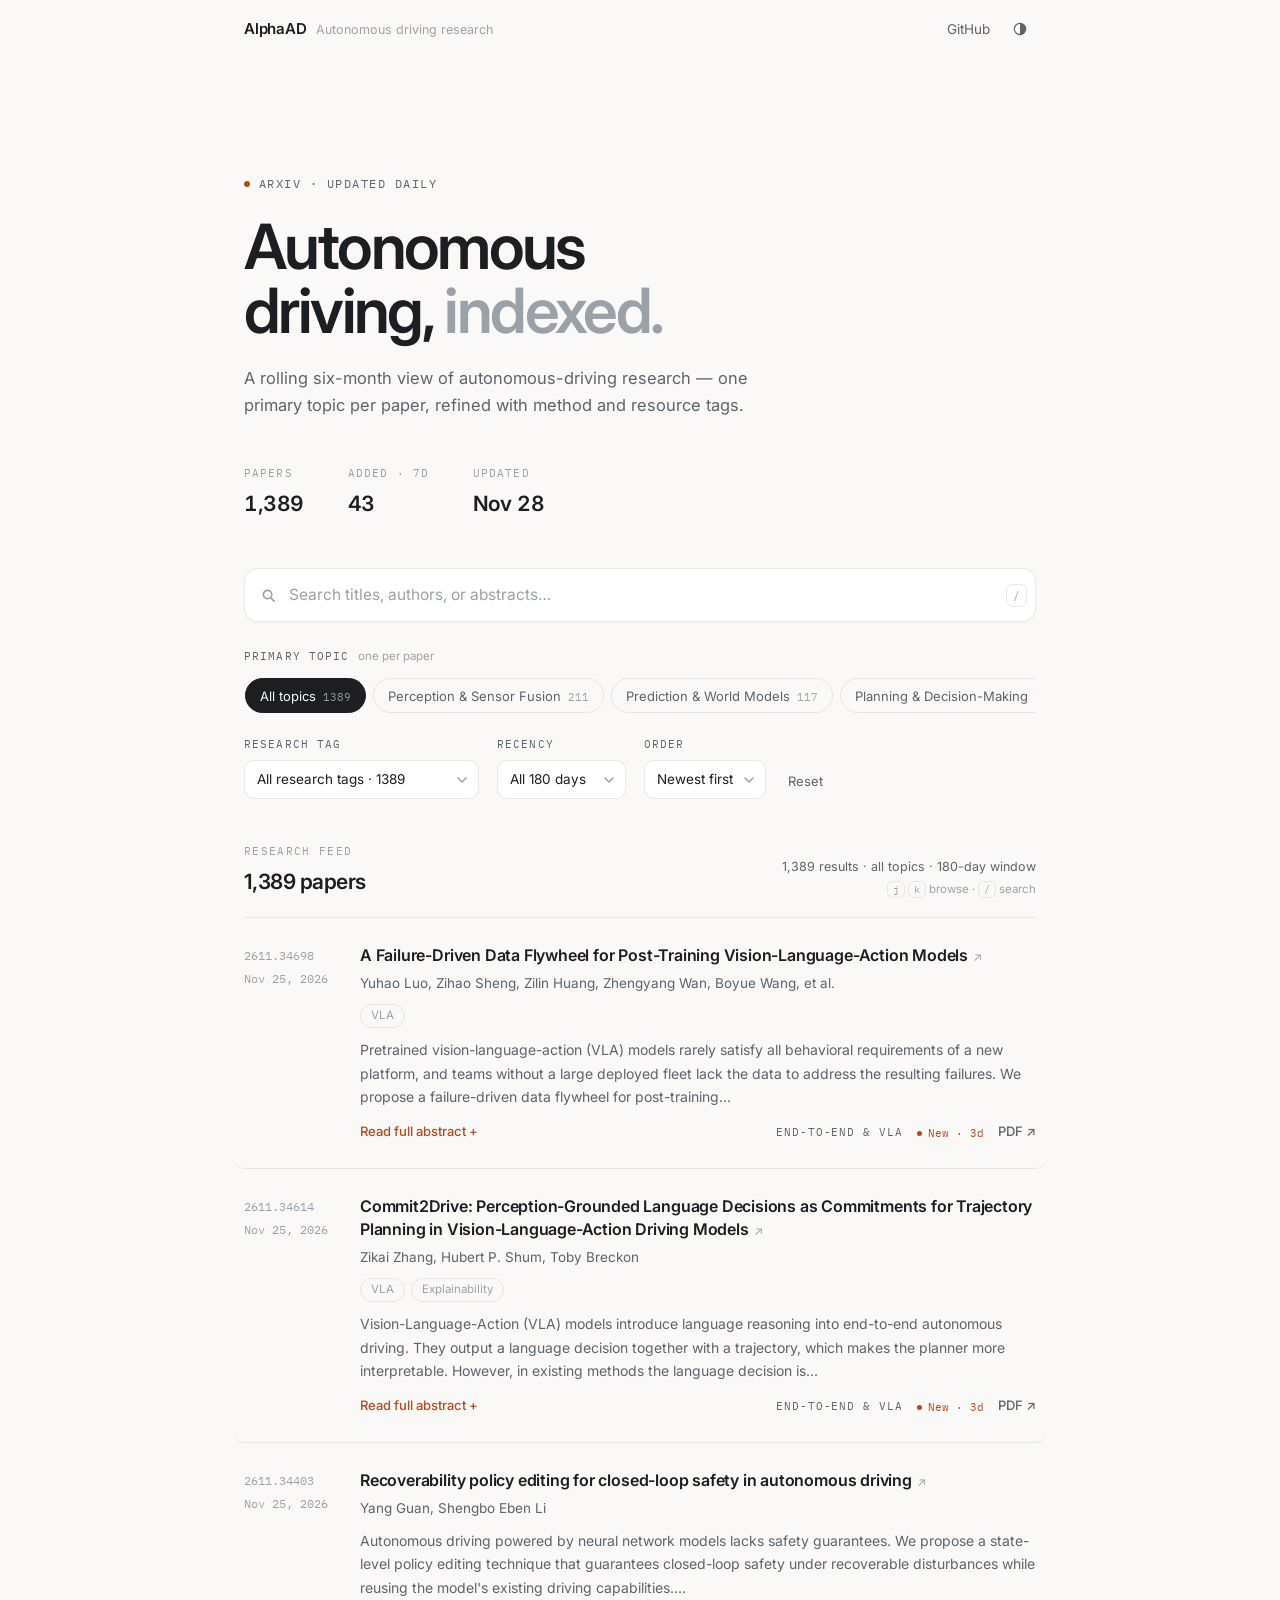
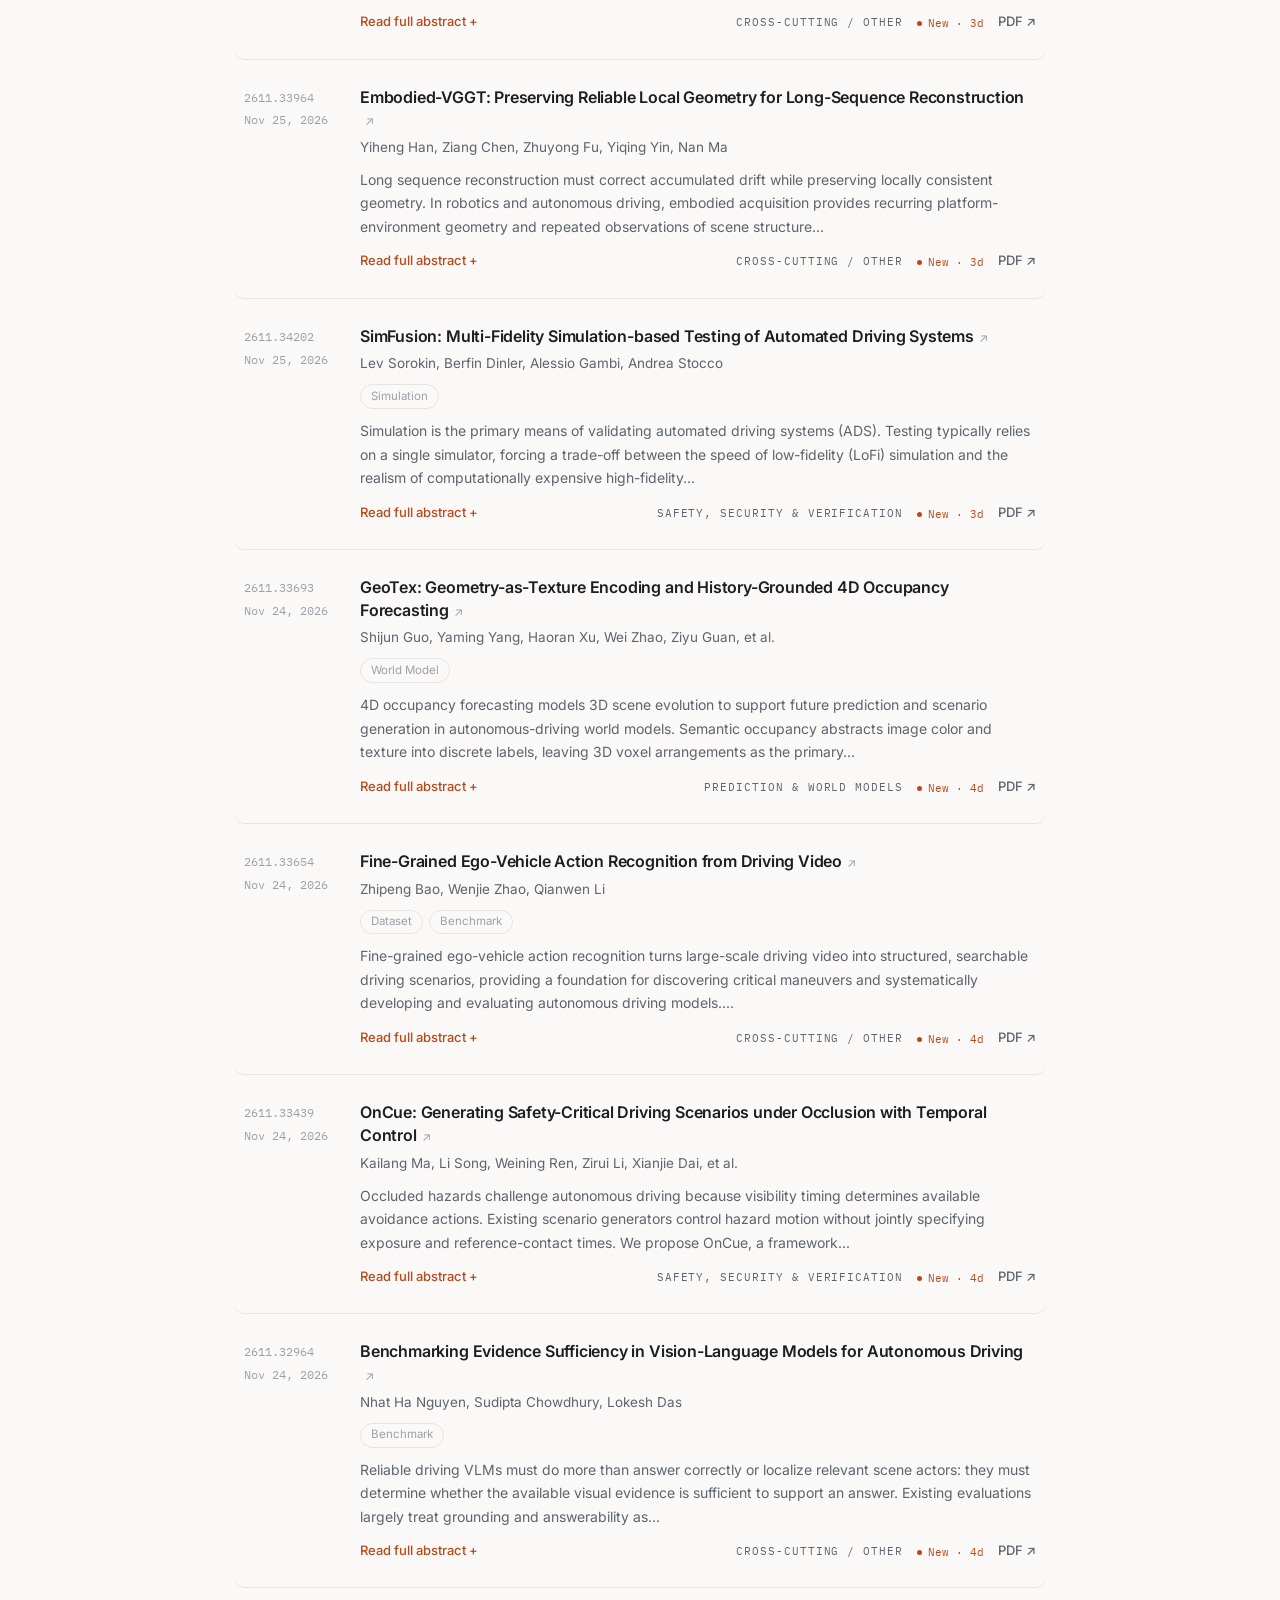
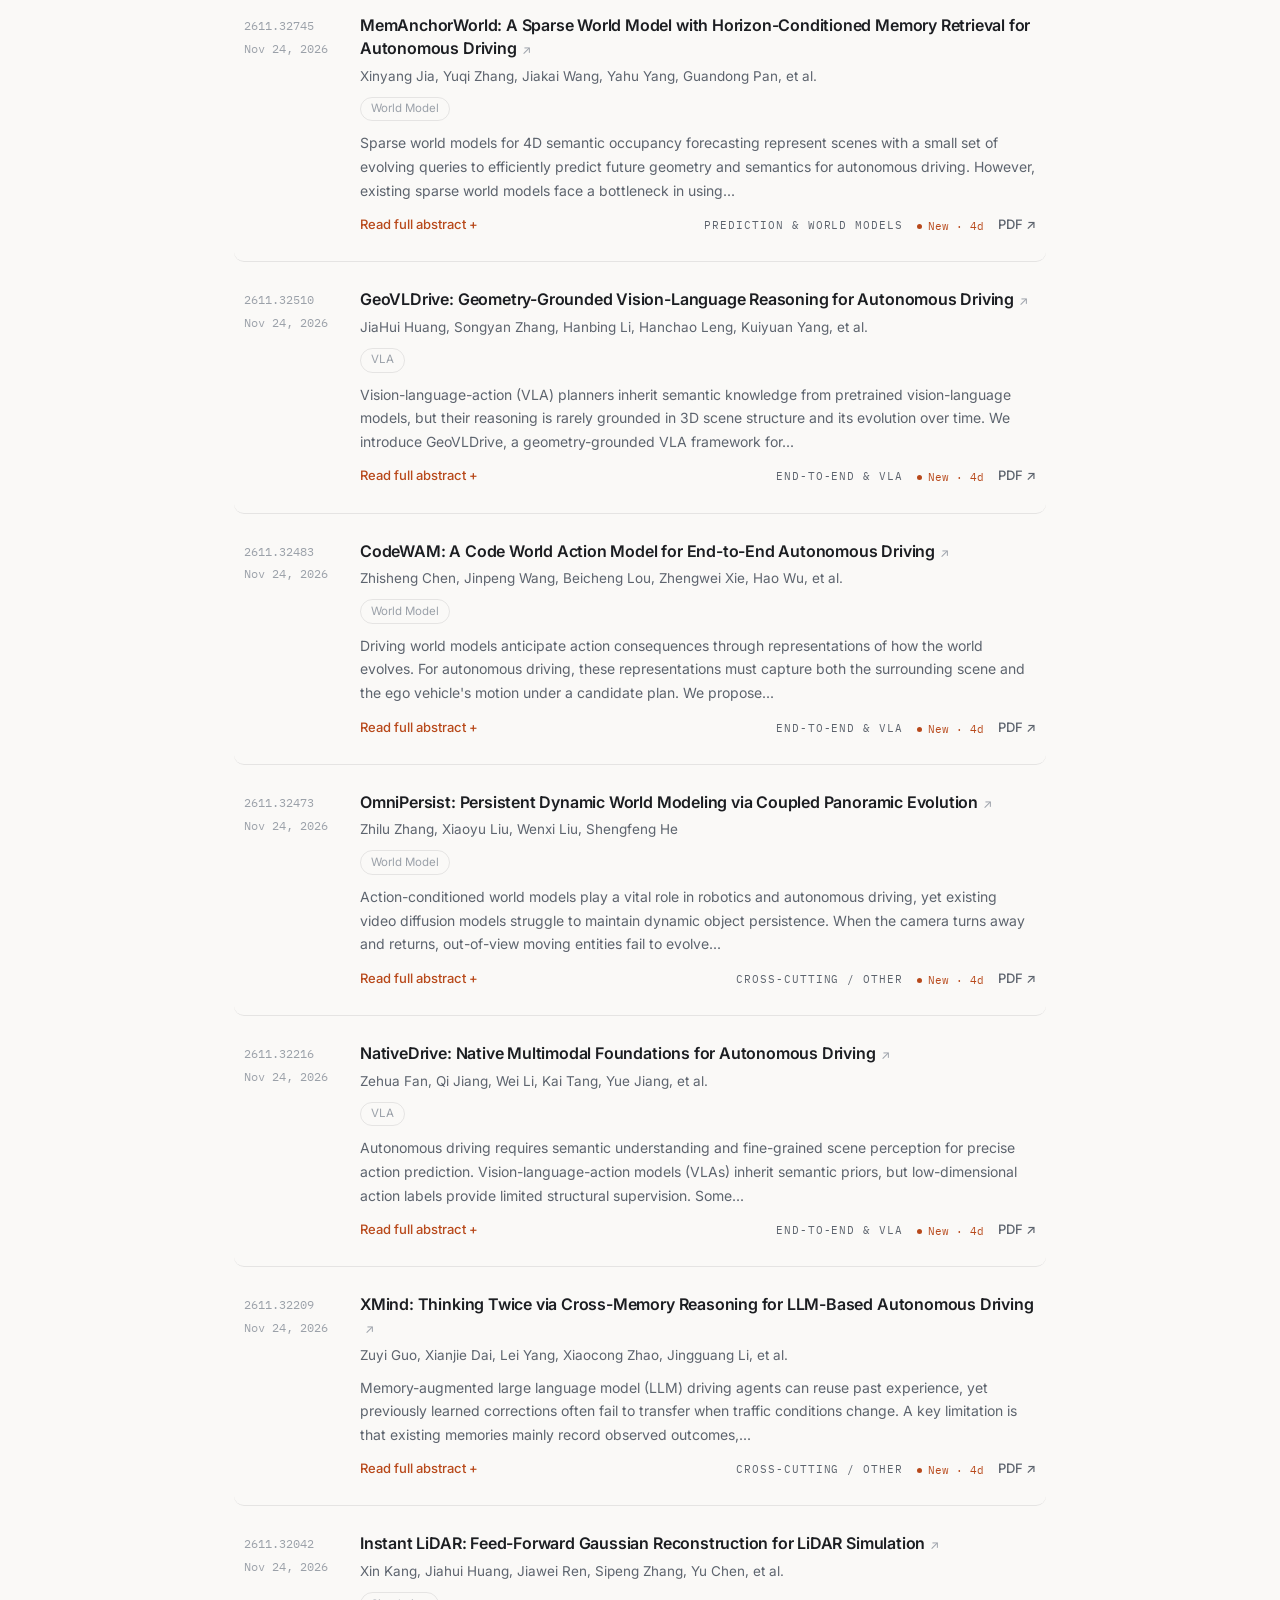
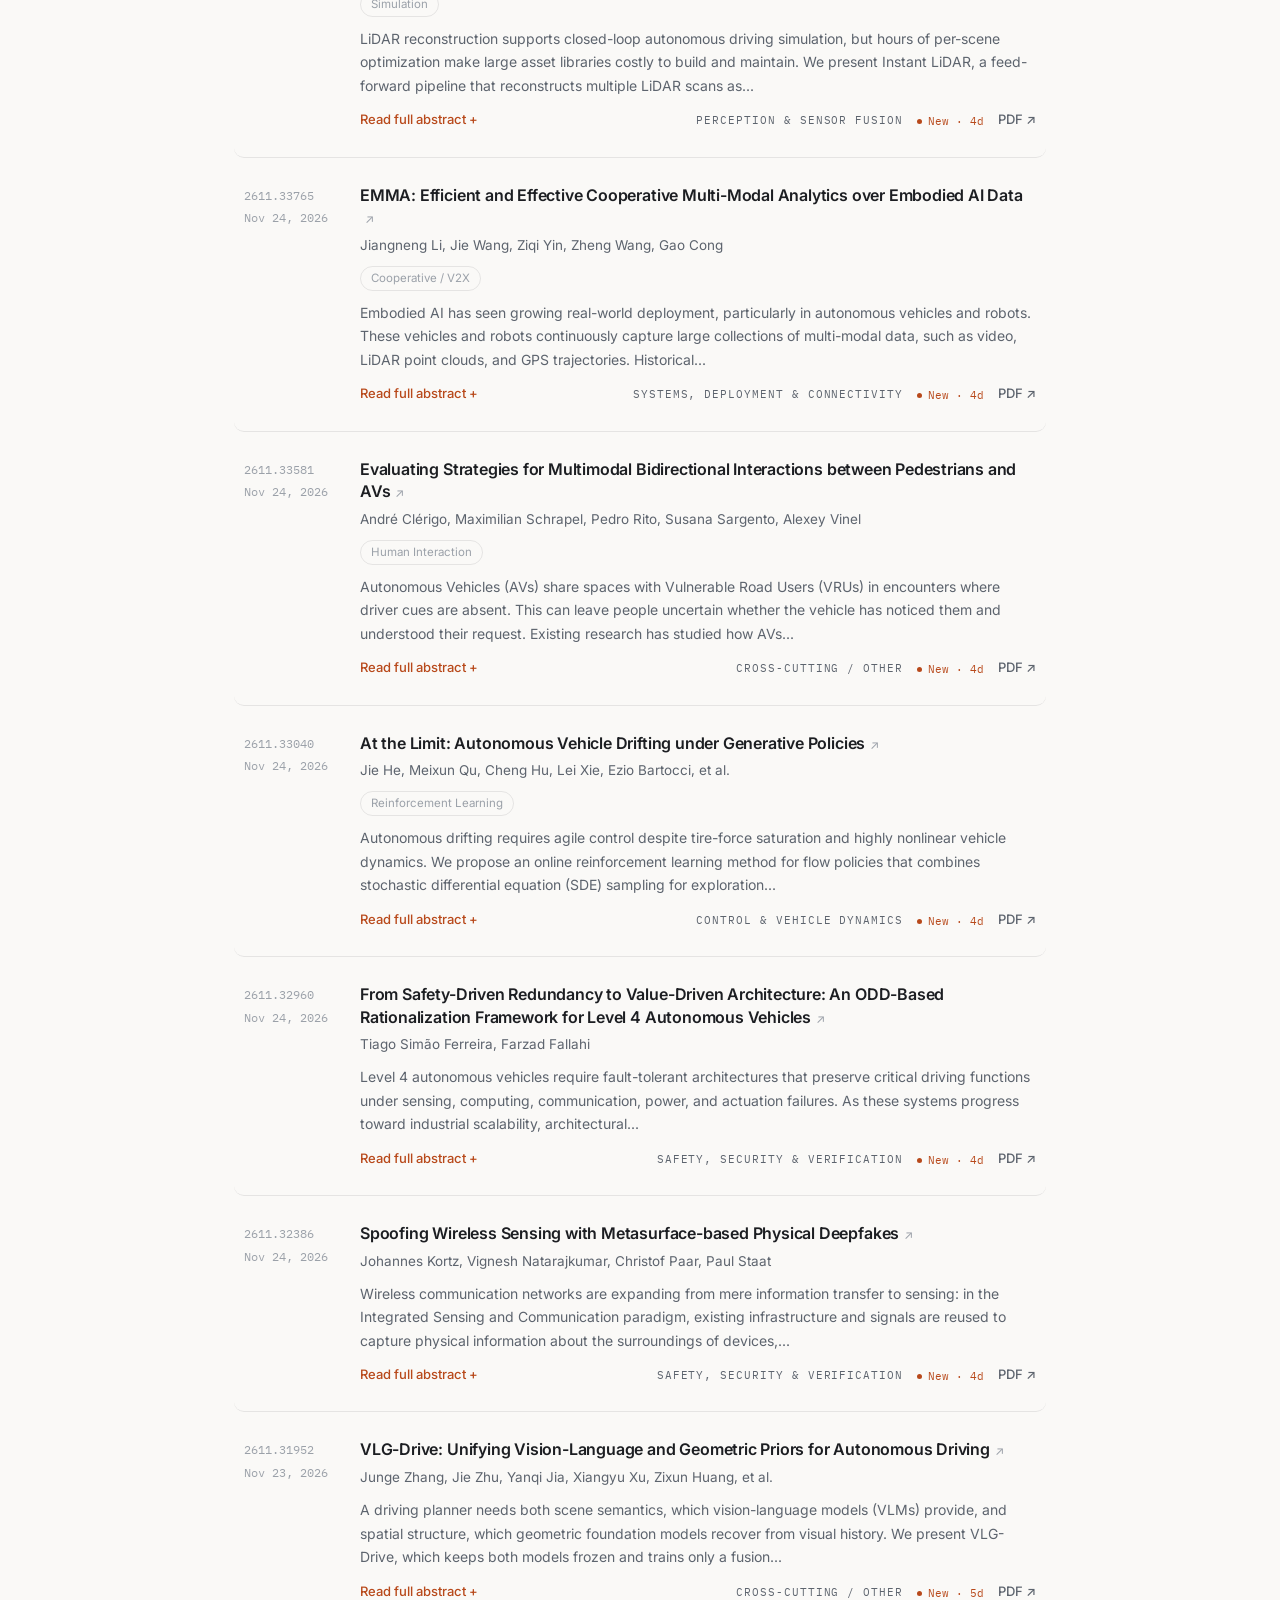
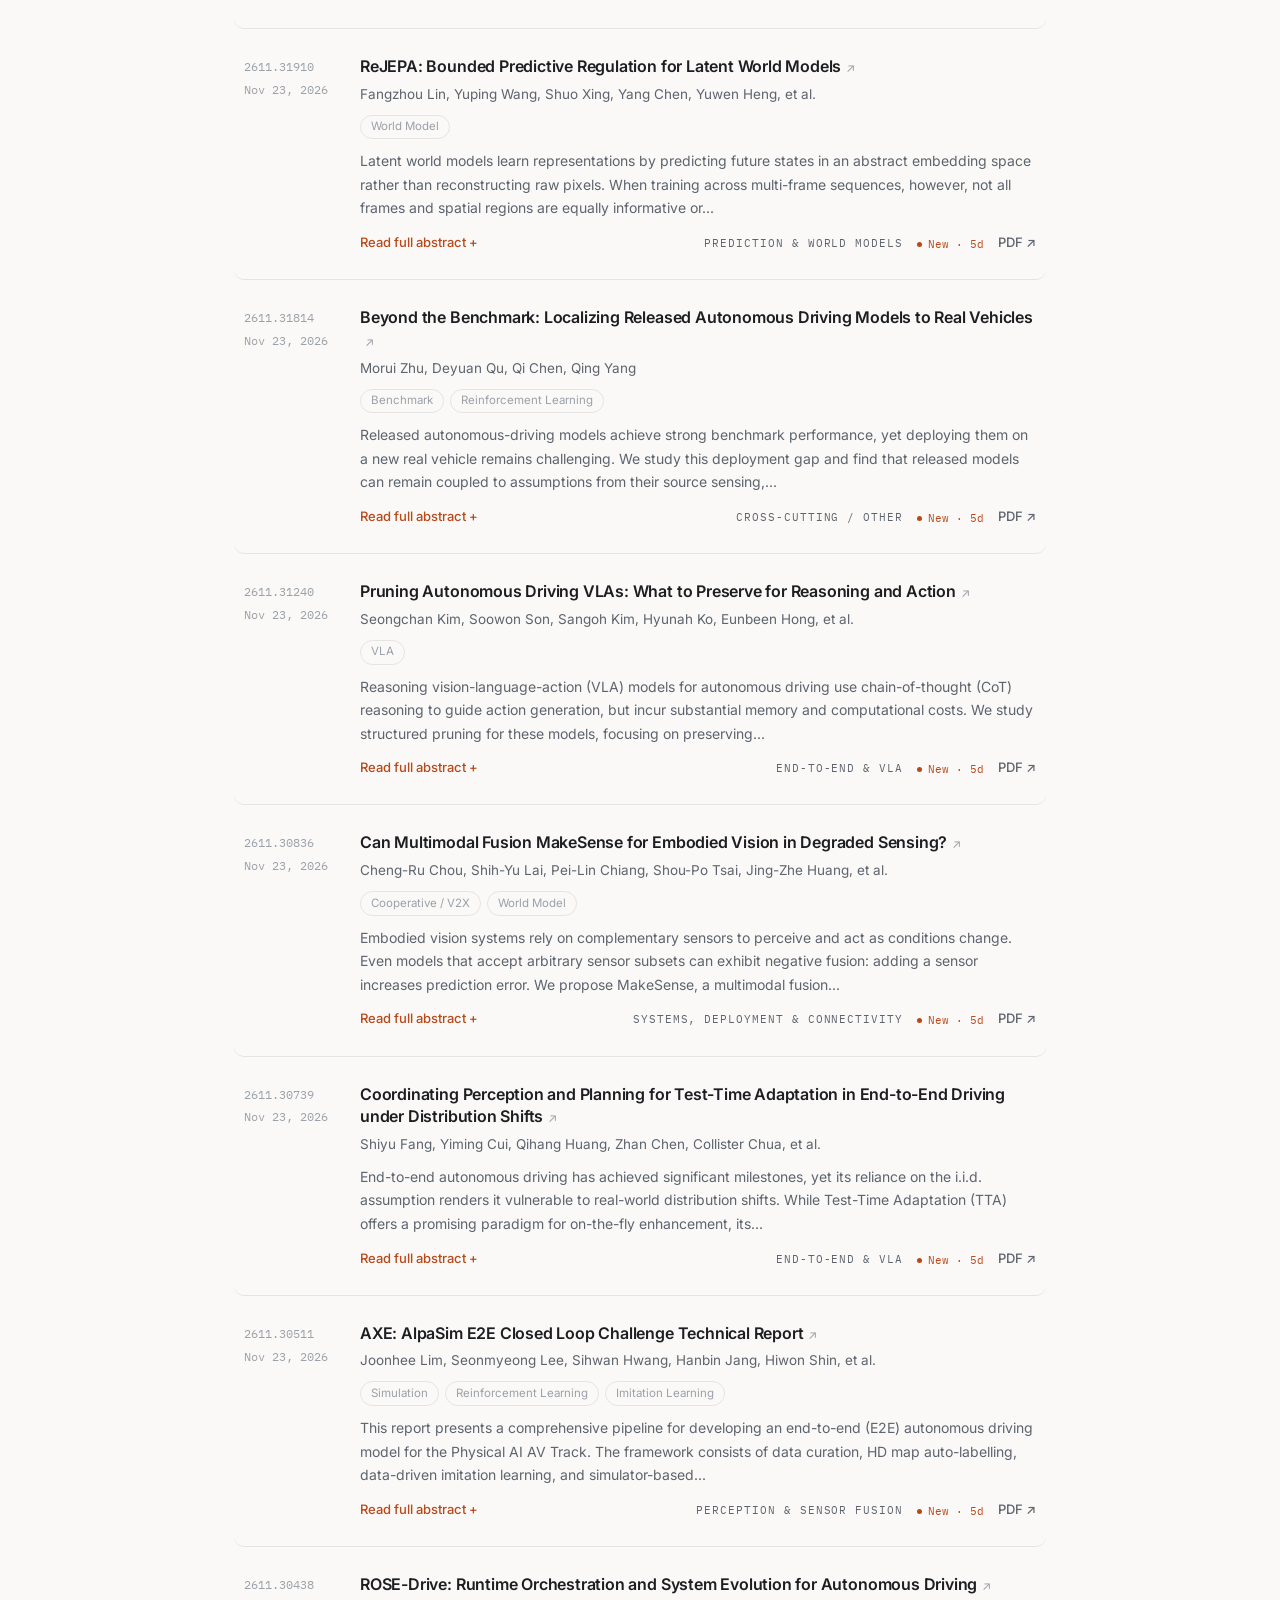
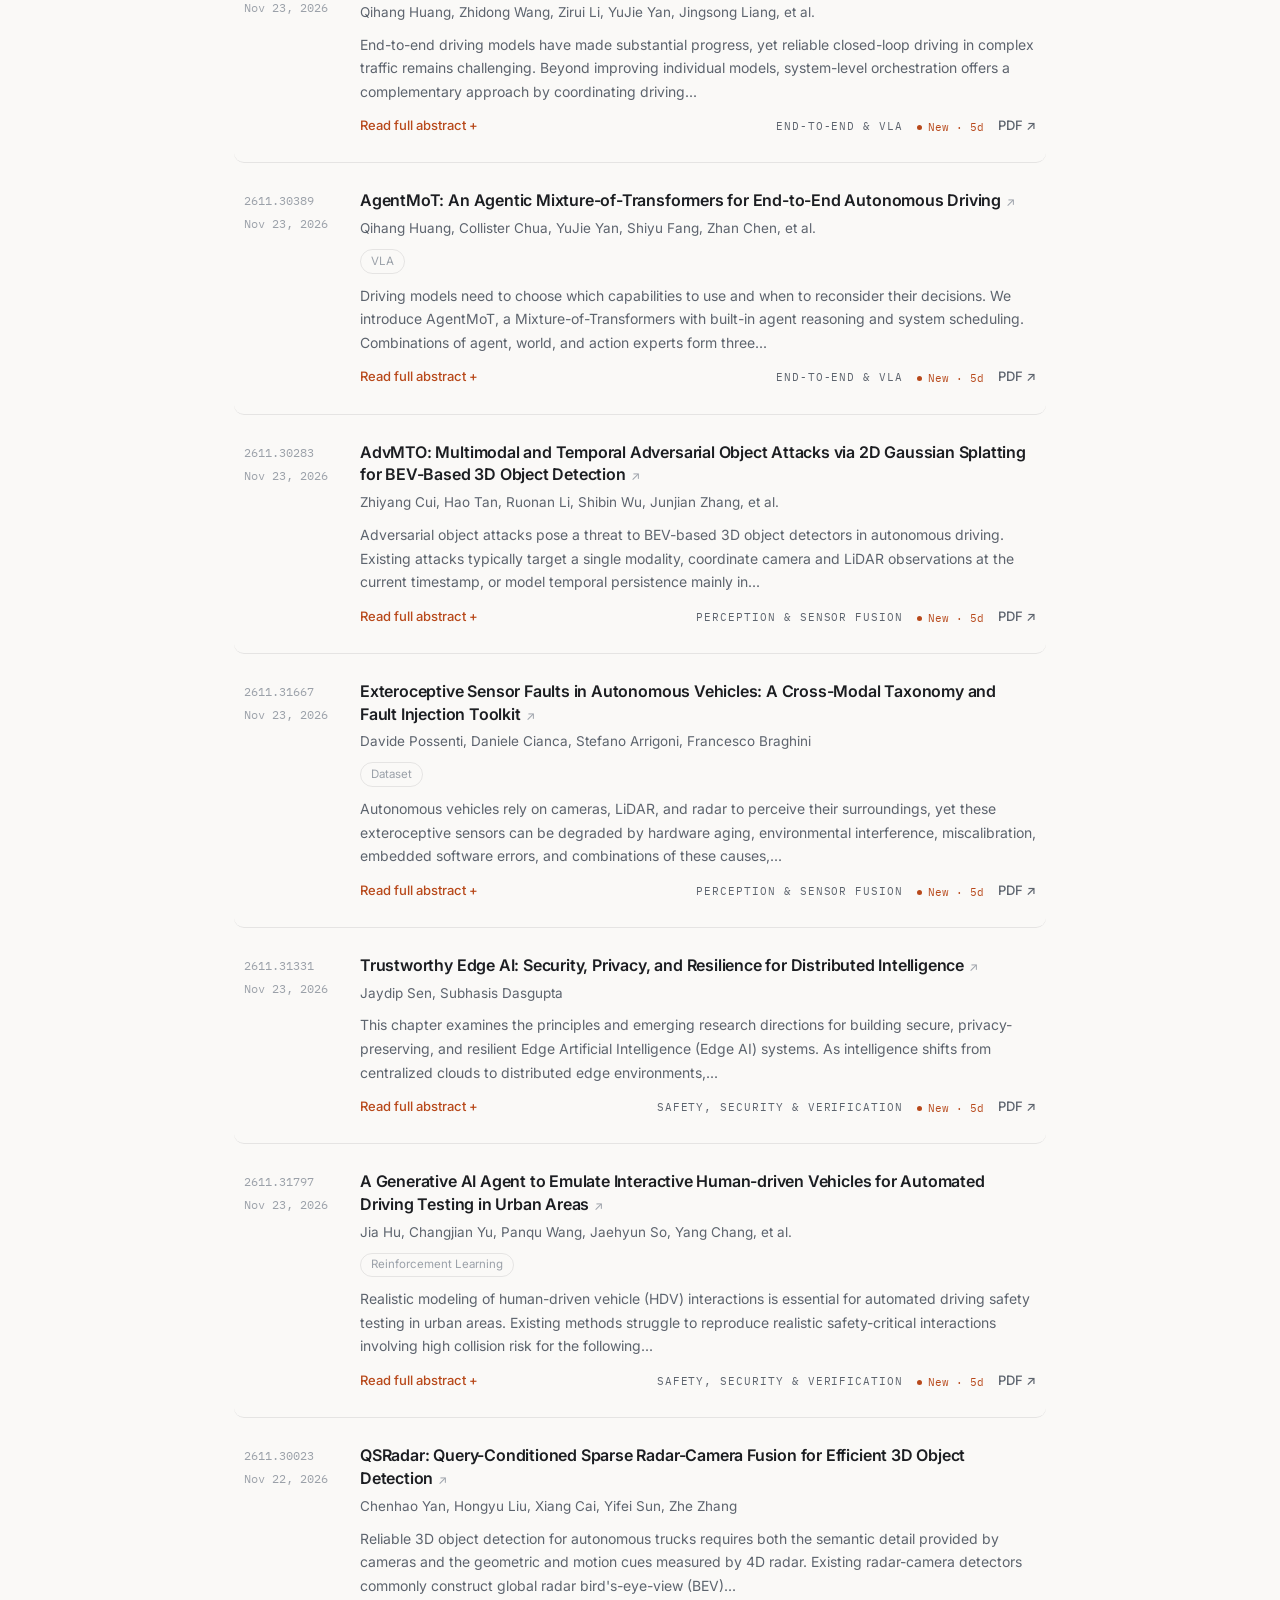
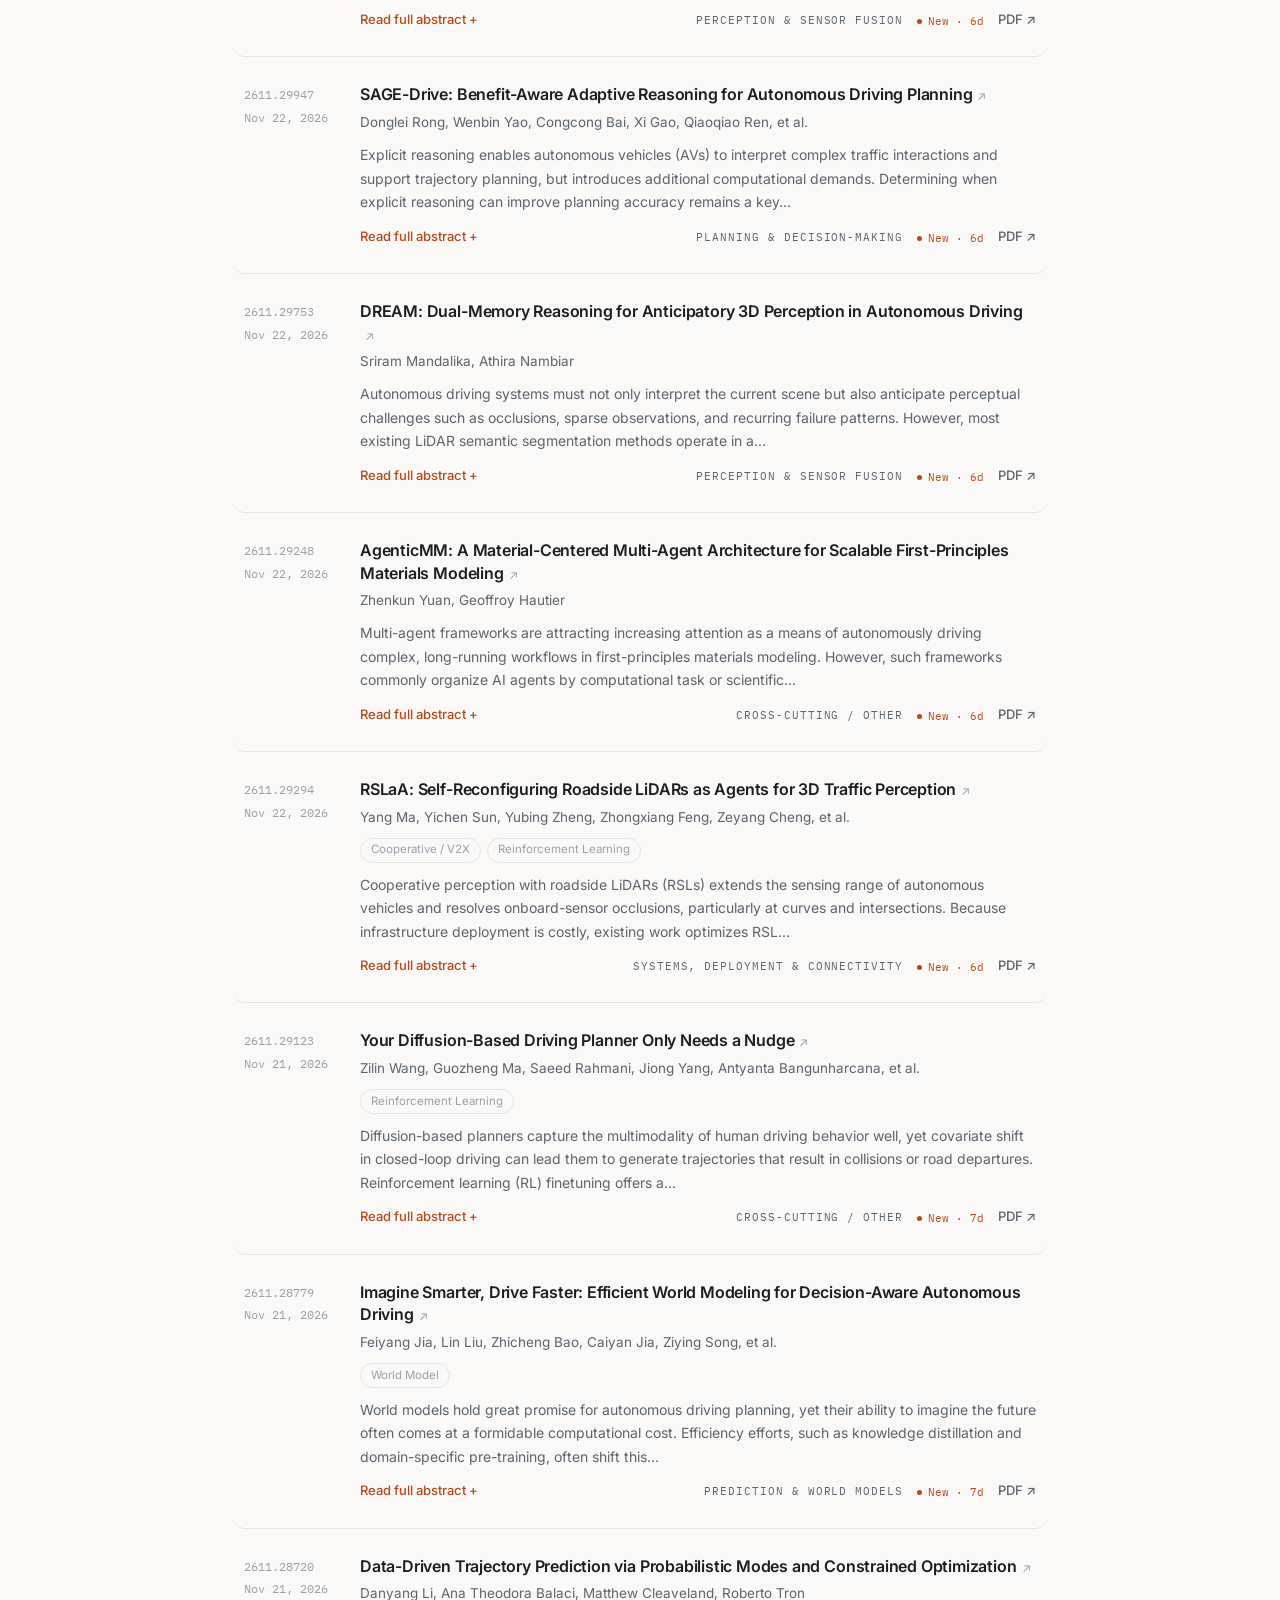
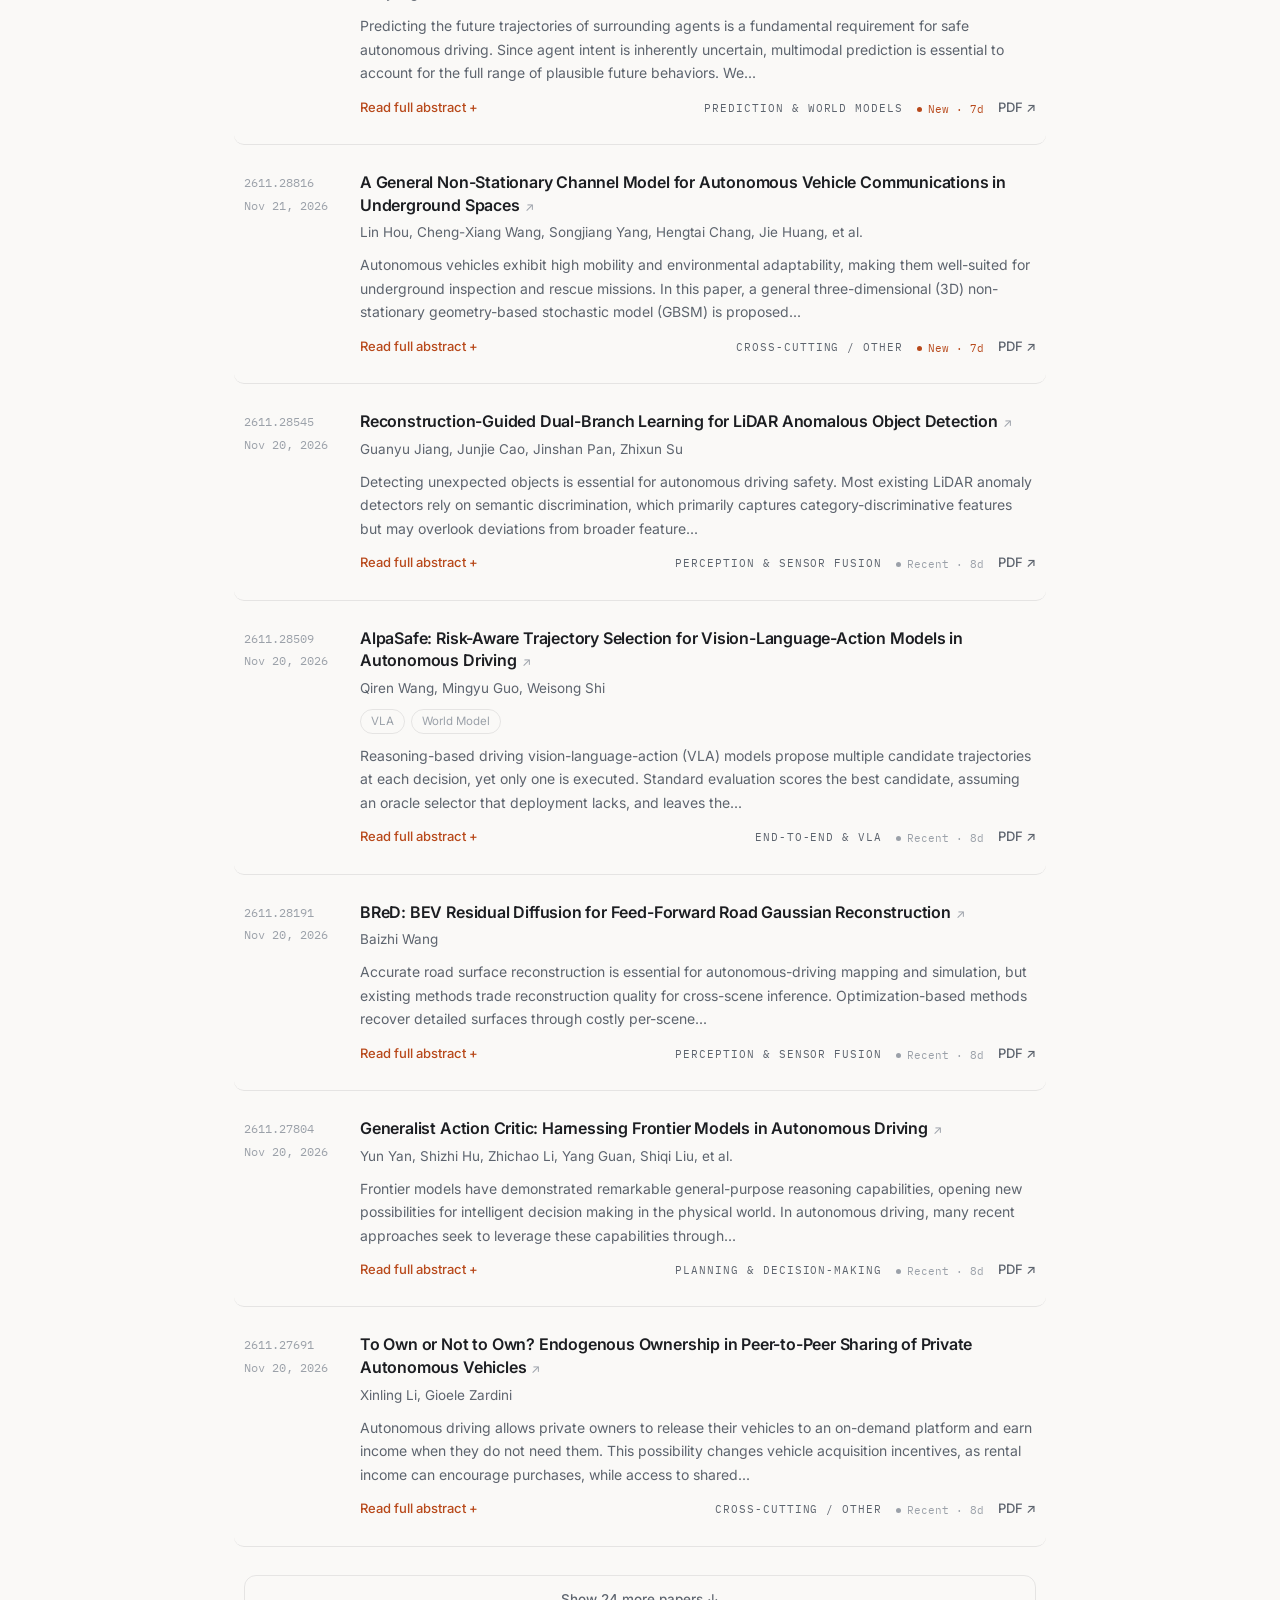
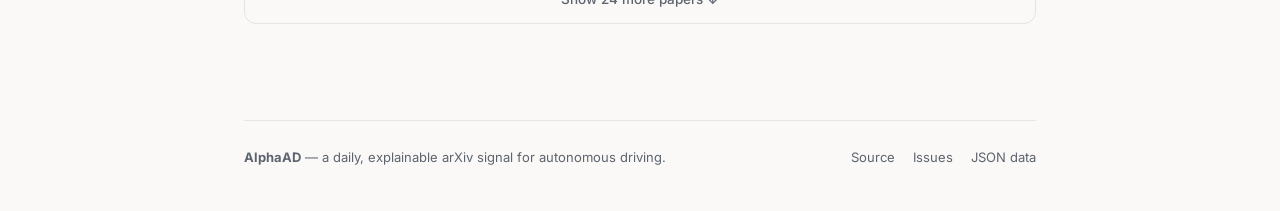
<file: site/index.html>
<!doctype html>
<html lang="en" data-theme="auto">
  <head>
    <meta charset="utf-8">
    <meta name="viewport" content="width=device-width, initial-scale=1">
    <meta name="description" content="Search and filter the latest autonomous driving research papers from arXiv.">
    <meta name="theme-color" content="#faf9f7" media="(prefers-color-scheme: light)">
    <meta name="theme-color" content="#0e0f11" media="(prefers-color-scheme: dark)">
    <meta property="og:title" content="AlphaAD · Autonomous Driving Research">
    <meta property="og:description" content="A daily research signal for autonomous driving.">
    <meta property="og:type" content="website">
    <title>AlphaAD · Autonomous Driving Research</title>
    <script>
      try {
        document.documentElement.dataset.theme = window.localStorage.getItem("alphaad-theme") || "auto";
      } catch (error) {
        document.documentElement.dataset.theme = "auto";
      }
    </script>
    <link rel="icon" href="favicon.svg" type="image/svg+xml">
    <link rel="stylesheet" href="assets/styles.css?v=97b1cd1d316fb952">
    <link rel="preconnect" href="https://fonts.googleapis.com">
    <link rel="preconnect" href="https://fonts.gstatic.com" crossorigin>
    <link href="https://fonts.googleapis.com/css2?family=IBM+Plex+Mono:wght@400;500&family=Inter:wght@400;500;600&display=swap" rel="stylesheet" media="print" onload="this.media='all'">
    <noscript>
      <link href="https://fonts.googleapis.com/css2?family=IBM+Plex+Mono:wght@400;500&family=Inter:wght@400;500;600&display=swap" rel="stylesheet">
    </noscript>
    <script src="assets/app.js?v=cb26e9bbf1d9f992" defer></script>
  </head>
  <body>
    <a class="skip-link" href="#results">Skip to research results</a>

    <header class="site-header" aria-label="Primary navigation">
      <div class="header-inner">
        <a class="brand" href="./" aria-label="AlphaAD home">
          <span class="brand-word">AlphaAD</span>
          <span class="brand-sub">Autonomous driving research</span>
        </a>

        <nav class="header-actions" aria-label="Project links">
          <a class="header-link" href="https://github.com/alaliqing/AlphaAD">GitHub</a>
          <button class="theme-toggle" id="theme-toggle" type="button" aria-label="Change color theme">
            <svg class="theme-icon icon-auto" viewBox="0 0 24 24" fill="none" stroke="currentColor" stroke-width="1.7" aria-hidden="true">
              <circle cx="12" cy="12" r="8.5"/>
              <path d="M12 3.5a8.5 8.5 0 0 1 0 17Z" fill="currentColor" stroke="none"/>
            </svg>
            <svg class="theme-icon icon-light" viewBox="0 0 24 24" fill="none" stroke="currentColor" stroke-width="1.7" stroke-linecap="round" aria-hidden="true">
              <circle cx="12" cy="12" r="4"/>
              <path d="M12 2v2M12 20v2M4.93 4.93l1.41 1.41M17.66 17.66l1.41 1.41M2 12h2M20 12h2M4.93 19.07l1.41-1.41M17.66 6.34l1.41-1.41"/>
            </svg>
            <svg class="theme-icon icon-dark" viewBox="0 0 24 24" fill="none" stroke="currentColor" stroke-width="1.7" stroke-linejoin="round" aria-hidden="true">
              <path d="M21 12.8A9 9 0 1 1 11.2 3a7 7 0 0 0 9.8 9.8Z"/>
            </svg>
            <span class="sr-only" id="theme-label">Auto</span>
          </button>
        </nav>
      </div>
    </header>

    <div class="page-shell">
      <main>
        <section class="hero" aria-labelledby="page-title">
          <p class="eyebrow"><span class="live-dot" aria-hidden="true"></span>arXiv · Updated daily</p>
          <h1 id="page-title">Autonomous driving, <span>indexed.</span></h1>
          <p class="hero-intro">A rolling six-month view of autonomous-driving research — one primary topic per paper, refined with method and resource tags.</p>

          <dl class="signal-board" aria-label="Research index summary">
            <div>
              <dt>Papers</dt>
              <dd id="total-papers">1,389</dd>
            </div>
            <div>
              <dt>Added · 7d</dt>
              <dd id="new-papers">43</dd>
            </div>
            <div>
              <dt>Updated</dt>
              <dd id="last-updated">Nov 28</dd>
            </div>
          </dl>
        </section>

        <form class="search-panel" id="search-form" role="search">
          <label class="sr-only" for="search-input">Search titles, authors, and abstracts</label>
          <div class="search-field">
            <span class="search-icon" aria-hidden="true"></span>
            <input
              id="search-input"
              name="q"
              type="search"
              autocomplete="off"
              placeholder="Search titles, authors, or abstracts…"
              disabled
            >
            <button id="clear-search" type="button" hidden>Clear</button>
            <kbd aria-hidden="true">/</kbd>
          </div>
        </form>

        <section class="filter-deck" aria-label="Research filters">
          <div class="topic-filter-group">
            <div class="filter-axis-label">
              <span>Primary topic</span>
              <small>one per paper</small>
            </div>
            <div class="category-scroller" id="category-filters" aria-label="Filter by primary topic"><button class="category-chip" type="button" data-category="all" aria-pressed="true" disabled>All topics<span class="chip-count" aria-hidden="true">1389</span></button><button class="category-chip" type="button" data-category="Perception &amp; Sensor Fusion" aria-pressed="false" disabled>Perception &amp; Sensor Fusion<span class="chip-count" aria-hidden="true">211</span></button><button class="category-chip" type="button" data-category="Prediction &amp; World Models" aria-pressed="false" disabled>Prediction &amp; World Models<span class="chip-count" aria-hidden="true">117</span></button><button class="category-chip" type="button" data-category="Planning &amp; Decision-Making" aria-pressed="false" disabled>Planning &amp; Decision-Making<span class="chip-count" aria-hidden="true">95</span></button><button class="category-chip" type="button" data-category="Control &amp; Vehicle Dynamics" aria-pressed="false" disabled>Control &amp; Vehicle Dynamics<span class="chip-count" aria-hidden="true">59</span></button><button class="category-chip" type="button" data-category="Mapping &amp; Localization" aria-pressed="false" disabled>Mapping &amp; Localization<span class="chip-count" aria-hidden="true">47</span></button><button class="category-chip" type="button" data-category="End-to-End &amp; VLA" aria-pressed="false" disabled>End-to-End &amp; VLA<span class="chip-count" aria-hidden="true">166</span></button><button class="category-chip" type="button" data-category="Safety, Security &amp; Verification" aria-pressed="false" disabled>Safety, Security &amp; Verification<span class="chip-count" aria-hidden="true">201</span></button><button class="category-chip" type="button" data-category="Systems, Deployment &amp; Connectivity" aria-pressed="false" disabled>Systems, Deployment &amp; Connectivity<span class="chip-count" aria-hidden="true">151</span></button><button class="category-chip" type="button" data-category="Human Factors &amp; Policy" aria-pressed="false" disabled>Human Factors &amp; Policy<span class="chip-count" aria-hidden="true">32</span></button><button class="category-chip" type="button" data-category="Cross-cutting / Other" aria-pressed="false" disabled>Cross-cutting / Other<span class="chip-count" aria-hidden="true">310</span></button></div>
          </div>

          <div class="select-filters">
            <label class="tag-select">
              <span>Research tag</span>
              <select id="tag-filter" disabled>
                <option value="all">All research tags</option>
                <option value="Dataset">Dataset · 98</option><option value="Benchmark">Benchmark · 93</option><option value="Simulation">Simulation · 192</option><option value="Synthetic Data">Synthetic Data · 28</option><option value="Cooperative / V2X">Cooperative / V2X · 110</option><option value="VLA">VLA · 92</option><option value="World Model">World Model · 126</option><option value="Reinforcement Learning">Reinforcement Learning · 140</option><option value="Imitation Learning">Imitation Learning · 28</option><option value="Hardware / Real-Time">Hardware / Real-Time · 95</option><option value="Survey">Survey · 27</option><option value="Explainability">Explainability · 103</option><option value="Human Interaction">Human Interaction · 19</option>
              </select>
            </label>
            <label>
              <span>Recency</span>
              <select id="recency-filter" disabled>
                <option value="all">All 180 days</option>
                <option value="7">Last 7 days</option>
                <option value="30">Last 30 days</option>
                <option value="90">Last 90 days</option>
              </select>
            </label>
            <label>
              <span>Order</span>
              <select id="sort-filter" disabled>
                <option value="newest">Newest first</option>
                <option value="oldest">Oldest first</option>
                <option value="title">Title A–Z</option>
              </select>
            </label>
            <button id="reset-filters" type="button" class="text-button" disabled>Reset</button>
          </div>
        </section>

        <section class="results-section" id="results" aria-labelledby="results-title">
          <header class="results-header">
            <div>
              <p class="section-index">Research feed</p>
              <h2 id="results-title"><span id="result-count">1,389</span> papers</h2>
            </div>
            <div class="result-meta">
              <p id="result-context" class="result-context" aria-live="polite">1,389 results · all topics · 180-day window</p>
              <p class="keyboard-hint" aria-hidden="true"><kbd>j</kbd> <kbd>k</kbd> browse · <kbd>/</kbd> search</p>
            </div>
          </header>

          <div class="feed-status" id="feed-status" role="status">
            <span id="feed-status-text">Preparing search and filters…</span>
            <button id="retry-feed" class="text-button" type="button" hidden>Retry</button>
          </div>

          <div class="paper-list" id="paper-list" aria-busy="false"><article class="paper-card is-initial" data-paper-id="2611.34698" data-recency="new"><div class="paper-index">2611.34698<time class="paper-date" datetime="2026-11-25">Nov 25, 2026</time></div><div class="paper-main"><h3><a href="https://arxiv.org/abs/2611.34698" target="_blank" rel="noopener noreferrer" aria-label="A Failure-Driven Data Flywheel for Post-Training Vision-Language-Action Models on arXiv (opens in a new tab)">A Failure-Driven Data Flywheel for Post-Training Vision-Language-Action Models<span class="title-link-cue" aria-hidden="true">↗</span></a></h3><p class="paper-authors">Yuhao Luo, Zihao Sheng, Zilin Huang, Zhengyang Wan, Boyue Wang, et al.</p><div class="paper-tags" aria-label="Research tags"><button class="paper-tag" type="button" aria-pressed="false" disabled>VLA</button></div><p class="paper-abstract" id="abstract-2611-34698">Pretrained vision-language-action (VLA) models rarely satisfy all behavioral requirements of a new platform, and teams without a large deployed fleet lack the data to address the resulting failures. We propose a failure-driven data flywheel for post-training...</p><div class="paper-foot"><button class="abstract-toggle" type="button" aria-controls="abstract-2611-34698" aria-expanded="false">Read full abstract +</button><div class="paper-meta"><span class="topic-label" title="Automated classification · high confidence · title: vision-language-action; abstract: vision-language-action">End-to-End &amp; VLA</span><span class="recency-label" data-recency="new">New · 3d</span><div class="paper-links"><a href="https://arxiv.org/pdf/2611.34698.pdf" target="_blank" rel="noopener noreferrer" aria-label="Open PDF for A Failure-Driven Data Flywheel for Post-Training Vision-Language-Action Models (opens in a new tab)">PDF  ↗</a></div></div></div></div></article>
<article class="paper-card is-initial" data-paper-id="2611.34614" data-recency="new"><div class="paper-index">2611.34614<time class="paper-date" datetime="2026-11-25">Nov 25, 2026</time></div><div class="paper-main"><h3><a href="https://arxiv.org/abs/2611.34614" target="_blank" rel="noopener noreferrer" aria-label="Commit2Drive: Perception-Grounded Language Decisions as Commitments for Trajectory Planning in Vision-Language-Action Driving Models on arXiv (opens in a new tab)">Commit2Drive: Perception-Grounded Language Decisions as Commitments for Trajectory Planning in Vision-Language-Action Driving Models<span class="title-link-cue" aria-hidden="true">↗</span></a></h3><p class="paper-authors">Zikai Zhang, Hubert P. Shum, Toby Breckon</p><div class="paper-tags" aria-label="Research tags"><button class="paper-tag" type="button" aria-pressed="false" disabled>VLA</button><button class="paper-tag" type="button" aria-pressed="false" disabled>Explainability</button></div><p class="paper-abstract" id="abstract-2611-34614">Vision-Language-Action (VLA) models introduce language reasoning into end-to-end autonomous driving. They output a language decision together with a trajectory, which makes the planner more interpretable. However, in existing methods the language decision is...</p><div class="paper-foot"><button class="abstract-toggle" type="button" aria-controls="abstract-2611-34614" aria-expanded="false">Read full abstract +</button><div class="paper-meta"><span class="topic-label" title="Automated classification · low confidence · abstract: end-to-end driving; title: vision-language-action; abstract: vision-language-action">End-to-End &amp; VLA</span><span class="recency-label" data-recency="new">New · 3d</span><div class="paper-links"><a href="https://arxiv.org/pdf/2611.34614.pdf" target="_blank" rel="noopener noreferrer" aria-label="Open PDF for Commit2Drive: Perception-Grounded Language Decisions as Commitments for Trajectory Planning in Vision-Language-Action Driving Models (opens in a new tab)">PDF  ↗</a></div></div></div></div></article>
<article class="paper-card is-initial" data-paper-id="2611.34403" data-recency="new"><div class="paper-index">2611.34403<time class="paper-date" datetime="2026-11-25">Nov 25, 2026</time></div><div class="paper-main"><h3><a href="https://arxiv.org/abs/2611.34403" target="_blank" rel="noopener noreferrer" aria-label="Recoverability policy editing for closed-loop safety in autonomous driving on arXiv (opens in a new tab)">Recoverability policy editing for closed-loop safety in autonomous driving<span class="title-link-cue" aria-hidden="true">↗</span></a></h3><p class="paper-authors">Yang Guan, Shengbo Eben Li</p><p class="paper-abstract" id="abstract-2611-34403">Autonomous driving powered by neural network models lacks safety guarantees. We propose a state-level policy editing technique that guarantees closed-loop safety under recoverable disturbances while reusing the model&#x27;s existing driving capabilities....</p><div class="paper-foot"><button class="abstract-toggle" type="button" aria-controls="abstract-2611-34403" aria-expanded="false">Read full abstract +</button><div class="paper-meta"><span class="topic-label" title="Automated classification · low confidence · Human Factors &amp; Policy: title: law or policy; Human Factors &amp; Policy: abstract: law or policy; Safety, Security &amp; Verification: title: safety">Cross-cutting / Other</span><span class="recency-label" data-recency="new">New · 3d</span><div class="paper-links"><a href="https://arxiv.org/pdf/2611.34403.pdf" target="_blank" rel="noopener noreferrer" aria-label="Open PDF for Recoverability policy editing for closed-loop safety in autonomous driving (opens in a new tab)">PDF  ↗</a></div></div></div></div></article>
<article class="paper-card is-initial" data-paper-id="2611.33964" data-recency="new"><div class="paper-index">2611.33964<time class="paper-date" datetime="2026-11-25">Nov 25, 2026</time></div><div class="paper-main"><h3><a href="https://arxiv.org/abs/2611.33964" target="_blank" rel="noopener noreferrer" aria-label="Embodied-VGGT: Preserving Reliable Local Geometry for Long-Sequence Reconstruction on arXiv (opens in a new tab)">Embodied-VGGT: Preserving Reliable Local Geometry for Long-Sequence Reconstruction<span class="title-link-cue" aria-hidden="true">↗</span></a></h3><p class="paper-authors">Yiheng Han, Ziang Chen, Zhuyong Fu, Yiqing Yin, Nan Ma</p><p class="paper-abstract" id="abstract-2611-33964">Long sequence reconstruction must correct accumulated drift while preserving locally consistent geometry. In robotics and autonomous driving, embodied acquisition provides recurring platform- environment geometry and repeated observations of scene structure...</p><div class="paper-foot"><button class="abstract-toggle" type="button" aria-controls="abstract-2611-33964" aria-expanded="false">Read full abstract +</button><div class="paper-meta"><span class="topic-label" title="Automated classification · low confidence · Safety, Security &amp; Verification: abstract: robustness">Cross-cutting / Other</span><span class="recency-label" data-recency="new">New · 3d</span><div class="paper-links"><a href="https://arxiv.org/pdf/2611.33964.pdf" target="_blank" rel="noopener noreferrer" aria-label="Open PDF for Embodied-VGGT: Preserving Reliable Local Geometry for Long-Sequence Reconstruction (opens in a new tab)">PDF  ↗</a></div></div></div></div></article>
<article class="paper-card is-initial" data-paper-id="2611.34202" data-recency="new"><div class="paper-index">2611.34202<time class="paper-date" datetime="2026-11-25">Nov 25, 2026</time></div><div class="paper-main"><h3><a href="https://arxiv.org/abs/2611.34202" target="_blank" rel="noopener noreferrer" aria-label="SimFusion: Multi-Fidelity Simulation-based Testing of Automated Driving Systems on arXiv (opens in a new tab)">SimFusion: Multi-Fidelity Simulation-based Testing of Automated Driving Systems<span class="title-link-cue" aria-hidden="true">↗</span></a></h3><p class="paper-authors">Lev Sorokin, Berfin Dinler, Alessio Gambi, Andrea Stocco</p><div class="paper-tags" aria-label="Research tags"><button class="paper-tag" type="button" aria-pressed="false" disabled>Simulation</button></div><p class="paper-abstract" id="abstract-2611-34202">Simulation is the primary means of validating automated driving systems (ADS). Testing typically relies on a single simulator, forcing a trade-off between the speed of low-fidelity (LoFi) simulation and the realism of computationally expensive high-fidelity...</p><div class="paper-foot"><button class="abstract-toggle" type="button" aria-controls="abstract-2611-34202" aria-expanded="false">Read full abstract +</button><div class="paper-meta"><span class="topic-label" title="Automated classification · medium confidence · title: validation or testing; abstract: validation or testing; abstract: failure">Safety, Security &amp; Verification</span><span class="recency-label" data-recency="new">New · 3d</span><div class="paper-links"><a href="https://arxiv.org/pdf/2611.34202.pdf" target="_blank" rel="noopener noreferrer" aria-label="Open PDF for SimFusion: Multi-Fidelity Simulation-based Testing of Automated Driving Systems (opens in a new tab)">PDF  ↗</a></div></div></div></div></article>
<article class="paper-card is-initial" data-paper-id="2611.33693" data-recency="new"><div class="paper-index">2611.33693<time class="paper-date" datetime="2026-11-24">Nov 24, 2026</time></div><div class="paper-main"><h3><a href="https://arxiv.org/abs/2611.33693" target="_blank" rel="noopener noreferrer" aria-label="GeoTex: Geometry-as-Texture Encoding and History-Grounded 4D Occupancy Forecasting on arXiv (opens in a new tab)">GeoTex: Geometry-as-Texture Encoding and History-Grounded 4D Occupancy Forecasting<span class="title-link-cue" aria-hidden="true">↗</span></a></h3><p class="paper-authors">Shijun Guo, Yaming Yang, Haoran Xu, Wei Zhao, Ziyu Guan, et al.</p><div class="paper-tags" aria-label="Research tags"><button class="paper-tag" type="button" aria-pressed="false" disabled>World Model</button></div><p class="paper-abstract" id="abstract-2611-33693">4D occupancy forecasting models 3D scene evolution to support future prediction and scenario generation in autonomous-driving world models. Semantic occupancy abstracts image color and texture into discrete labels, leaving 3D voxel arrangements as the primary...</p><div class="paper-foot"><button class="abstract-toggle" type="button" aria-controls="abstract-2611-33693" aria-expanded="false">Read full abstract +</button><div class="paper-meta"><span class="topic-label" title="Automated classification · high confidence · title: forecasting; abstract: forecasting; abstract: world model">Prediction &amp; World Models</span><span class="recency-label" data-recency="new">New · 4d</span><div class="paper-links"><a href="https://arxiv.org/pdf/2611.33693.pdf" target="_blank" rel="noopener noreferrer" aria-label="Open PDF for GeoTex: Geometry-as-Texture Encoding and History-Grounded 4D Occupancy Forecasting (opens in a new tab)">PDF  ↗</a></div></div></div></div></article>
<article class="paper-card is-initial" data-paper-id="2611.33654" data-recency="new"><div class="paper-index">2611.33654<time class="paper-date" datetime="2026-11-24">Nov 24, 2026</time></div><div class="paper-main"><h3><a href="https://arxiv.org/abs/2611.33654" target="_blank" rel="noopener noreferrer" aria-label="Fine-Grained Ego-Vehicle Action Recognition from Driving Video on arXiv (opens in a new tab)">Fine-Grained Ego-Vehicle Action Recognition from Driving Video<span class="title-link-cue" aria-hidden="true">↗</span></a></h3><p class="paper-authors">Zhipeng Bao, Wenjie Zhao, Qianwen Li</p><div class="paper-tags" aria-label="Research tags"><button class="paper-tag" type="button" aria-pressed="false" disabled>Dataset</button><button class="paper-tag" type="button" aria-pressed="false" disabled>Benchmark</button></div><p class="paper-abstract" id="abstract-2611-33654">Fine-grained ego-vehicle action recognition turns large-scale driving video into structured, searchable driving scenarios, providing a foundation for discovering critical maneuvers and systematically developing and evaluating autonomous driving models....</p><div class="paper-foot"><button class="abstract-toggle" type="button" aria-controls="abstract-2611-33654" aria-expanded="false">Read full abstract +</button><div class="paper-meta"><span class="topic-label" title="Automated classification · low confidence · no strong primary-topic signal">Cross-cutting / Other</span><span class="recency-label" data-recency="new">New · 4d</span><div class="paper-links"><a href="https://arxiv.org/pdf/2611.33654.pdf" target="_blank" rel="noopener noreferrer" aria-label="Open PDF for Fine-Grained Ego-Vehicle Action Recognition from Driving Video (opens in a new tab)">PDF  ↗</a></div></div></div></div></article>
<article class="paper-card is-initial" data-paper-id="2611.33439" data-recency="new"><div class="paper-index">2611.33439<time class="paper-date" datetime="2026-11-24">Nov 24, 2026</time></div><div class="paper-main"><h3><a href="https://arxiv.org/abs/2611.33439" target="_blank" rel="noopener noreferrer" aria-label="OnCue: Generating Safety-Critical Driving Scenarios under Occlusion with Temporal Control on arXiv (opens in a new tab)">OnCue: Generating Safety-Critical Driving Scenarios under Occlusion with Temporal Control<span class="title-link-cue" aria-hidden="true">↗</span></a></h3><p class="paper-authors">Kailang Ma, Li Song, Weining Ren, Zirui Li, Xianjie Dai, et al.</p><p class="paper-abstract" id="abstract-2611-33439">Occluded hazards challenge autonomous driving because visibility timing determines available avoidance actions. Existing scenario generators control hazard motion without jointly specifying exposure and reference-contact times. We propose OnCue, a framework...</p><div class="paper-foot"><button class="abstract-toggle" type="button" aria-controls="abstract-2611-33439" aria-expanded="false">Read full abstract +</button><div class="paper-meta"><span class="topic-label" title="Automated classification · high confidence · title: safety; abstract: safety; abstract: attack or threat">Safety, Security &amp; Verification</span><span class="recency-label" data-recency="new">New · 4d</span><div class="paper-links"><a href="https://arxiv.org/pdf/2611.33439.pdf" target="_blank" rel="noopener noreferrer" aria-label="Open PDF for OnCue: Generating Safety-Critical Driving Scenarios under Occlusion with Temporal Control (opens in a new tab)">PDF  ↗</a></div></div></div></div></article>
<article class="paper-card is-initial" data-paper-id="2611.32964" data-recency="new"><div class="paper-index">2611.32964<time class="paper-date" datetime="2026-11-24">Nov 24, 2026</time></div><div class="paper-main"><h3><a href="https://arxiv.org/abs/2611.32964" target="_blank" rel="noopener noreferrer" aria-label="Benchmarking Evidence Sufficiency in Vision-Language Models for Autonomous Driving on arXiv (opens in a new tab)">Benchmarking Evidence Sufficiency in Vision-Language Models for Autonomous Driving<span class="title-link-cue" aria-hidden="true">↗</span></a></h3><p class="paper-authors">Nhat Ha Nguyen, Sudipta Chowdhury, Lokesh Das</p><div class="paper-tags" aria-label="Research tags"><button class="paper-tag" type="button" aria-pressed="false" disabled>Benchmark</button></div><p class="paper-abstract" id="abstract-2611-32964">Reliable driving VLMs must do more than answer correctly or localize relevant scene actors: they must determine whether the available visual evidence is sufficient to support an answer. Existing evaluations largely treat grounding and answerability as...</p><div class="paper-foot"><button class="abstract-toggle" type="button" aria-controls="abstract-2611-32964" aria-expanded="false">Read full abstract +</button><div class="paper-meta"><span class="topic-label" title="Automated classification · low confidence · no strong primary-topic signal">Cross-cutting / Other</span><span class="recency-label" data-recency="new">New · 4d</span><div class="paper-links"><a href="https://arxiv.org/pdf/2611.32964.pdf" target="_blank" rel="noopener noreferrer" aria-label="Open PDF for Benchmarking Evidence Sufficiency in Vision-Language Models for Autonomous Driving (opens in a new tab)">PDF  ↗</a></div></div></div></div></article>
<article class="paper-card is-initial" data-paper-id="2611.32745" data-recency="new"><div class="paper-index">2611.32745<time class="paper-date" datetime="2026-11-24">Nov 24, 2026</time></div><div class="paper-main"><h3><a href="https://arxiv.org/abs/2611.32745" target="_blank" rel="noopener noreferrer" aria-label="MemAnchorWorld: A Sparse World Model with Horizon-Conditioned Memory Retrieval for Autonomous Driving on arXiv (opens in a new tab)">MemAnchorWorld: A Sparse World Model with Horizon-Conditioned Memory Retrieval for Autonomous Driving<span class="title-link-cue" aria-hidden="true">↗</span></a></h3><p class="paper-authors">Xinyang Jia, Yuqi Zhang, Jiakai Wang, Yahu Yang, Guandong Pan, et al.</p><div class="paper-tags" aria-label="Research tags"><button class="paper-tag" type="button" aria-pressed="false" disabled>World Model</button></div><p class="paper-abstract" id="abstract-2611-32745">Sparse world models for 4D semantic occupancy forecasting represent scenes with a small set of evolving queries to efficiently predict future geometry and semantics for autonomous driving. However, existing sparse world models face a bottleneck in using...</p><div class="paper-foot"><button class="abstract-toggle" type="button" aria-controls="abstract-2611-32745" aria-expanded="false">Read full abstract +</button><div class="paper-meta"><span class="topic-label" title="Automated classification · high confidence · abstract: forecasting; title: world model; abstract: world model">Prediction &amp; World Models</span><span class="recency-label" data-recency="new">New · 4d</span><div class="paper-links"><a href="https://arxiv.org/pdf/2611.32745.pdf" target="_blank" rel="noopener noreferrer" aria-label="Open PDF for MemAnchorWorld: A Sparse World Model with Horizon-Conditioned Memory Retrieval for Autonomous Driving (opens in a new tab)">PDF  ↗</a></div></div></div></div></article>
<article class="paper-card is-initial" data-paper-id="2611.32510" data-recency="new"><div class="paper-index">2611.32510<time class="paper-date" datetime="2026-11-24">Nov 24, 2026</time></div><div class="paper-main"><h3><a href="https://arxiv.org/abs/2611.32510" target="_blank" rel="noopener noreferrer" aria-label="GeoVLDrive: Geometry-Grounded Vision-Language Reasoning for Autonomous Driving on arXiv (opens in a new tab)">GeoVLDrive: Geometry-Grounded Vision-Language Reasoning for Autonomous Driving<span class="title-link-cue" aria-hidden="true">↗</span></a></h3><p class="paper-authors">JiaHui Huang, Songyan Zhang, Hanbing Li, Hanchao Leng, Kuiyuan Yang, et al.</p><div class="paper-tags" aria-label="Research tags"><button class="paper-tag" type="button" aria-pressed="false" disabled>VLA</button></div><p class="paper-abstract" id="abstract-2611-32510">Vision-language-action (VLA) planners inherit semantic knowledge from pretrained vision-language models, but their reasoning is rarely grounded in 3D scene structure and its evolution over time. We introduce GeoVLDrive, a geometry-grounded VLA framework for...</p><div class="paper-foot"><button class="abstract-toggle" type="button" aria-controls="abstract-2611-32510" aria-expanded="false">Read full abstract +</button><div class="paper-meta"><span class="topic-label" title="Automated classification · low confidence · abstract: vision-language-action">End-to-End &amp; VLA</span><span class="recency-label" data-recency="new">New · 4d</span><div class="paper-links"><a href="https://arxiv.org/pdf/2611.32510.pdf" target="_blank" rel="noopener noreferrer" aria-label="Open PDF for GeoVLDrive: Geometry-Grounded Vision-Language Reasoning for Autonomous Driving (opens in a new tab)">PDF  ↗</a></div></div></div></div></article>
<article class="paper-card is-initial" data-paper-id="2611.32483" data-recency="new"><div class="paper-index">2611.32483<time class="paper-date" datetime="2026-11-24">Nov 24, 2026</time></div><div class="paper-main"><h3><a href="https://arxiv.org/abs/2611.32483" target="_blank" rel="noopener noreferrer" aria-label="CodeWAM: A Code World Action Model for End-to-End Autonomous Driving on arXiv (opens in a new tab)">CodeWAM: A Code World Action Model for End-to-End Autonomous Driving<span class="title-link-cue" aria-hidden="true">↗</span></a></h3><p class="paper-authors">Zhisheng Chen, Jinpeng Wang, Beicheng Lou, Zhengwei Xie, Hao Wu, et al.</p><div class="paper-tags" aria-label="Research tags"><button class="paper-tag" type="button" aria-pressed="false" disabled>World Model</button></div><p class="paper-abstract" id="abstract-2611-32483">Driving world models anticipate action consequences through representations of how the world evolves. For autonomous driving, these representations must capture both the surrounding scene and the ego vehicle&#x27;s motion under a candidate plan. We propose...</p><div class="paper-foot"><button class="abstract-toggle" type="button" aria-controls="abstract-2611-32483" aria-expanded="false">Read full abstract +</button><div class="paper-meta"><span class="topic-label" title="Automated classification · high confidence · title: end-to-end driving; title: end-to-end">End-to-End &amp; VLA</span><span class="recency-label" data-recency="new">New · 4d</span><div class="paper-links"><a href="https://arxiv.org/pdf/2611.32483.pdf" target="_blank" rel="noopener noreferrer" aria-label="Open PDF for CodeWAM: A Code World Action Model for End-to-End Autonomous Driving (opens in a new tab)">PDF  ↗</a></div></div></div></div></article>
<article class="paper-card is-initial" data-paper-id="2611.32473" data-recency="new"><div class="paper-index">2611.32473<time class="paper-date" datetime="2026-11-24">Nov 24, 2026</time></div><div class="paper-main"><h3><a href="https://arxiv.org/abs/2611.32473" target="_blank" rel="noopener noreferrer" aria-label="OmniPersist: Persistent Dynamic World Modeling via Coupled Panoramic Evolution on arXiv (opens in a new tab)">OmniPersist: Persistent Dynamic World Modeling via Coupled Panoramic Evolution<span class="title-link-cue" aria-hidden="true">↗</span></a></h3><p class="paper-authors">Zhilu Zhang, Xiaoyu Liu, Wenxi Liu, Shengfeng He</p><div class="paper-tags" aria-label="Research tags"><button class="paper-tag" type="button" aria-pressed="false" disabled>World Model</button></div><p class="paper-abstract" id="abstract-2611-32473">Action-conditioned world models play a vital role in robotics and autonomous driving, yet existing video diffusion models struggle to maintain dynamic object persistence. When the camera turns away and returns, out-of-view moving entities fail to evolve...</p><div class="paper-foot"><button class="abstract-toggle" type="button" aria-controls="abstract-2611-32473" aria-expanded="false">Read full abstract +</button><div class="paper-meta"><span class="topic-label" title="Automated classification · low confidence · Prediction &amp; World Models: abstract: world model; Control &amp; Vehicle Dynamics: abstract: control">Cross-cutting / Other</span><span class="recency-label" data-recency="new">New · 4d</span><div class="paper-links"><a href="https://arxiv.org/pdf/2611.32473.pdf" target="_blank" rel="noopener noreferrer" aria-label="Open PDF for OmniPersist: Persistent Dynamic World Modeling via Coupled Panoramic Evolution (opens in a new tab)">PDF  ↗</a></div></div></div></div></article>
<article class="paper-card is-initial" data-paper-id="2611.32216" data-recency="new"><div class="paper-index">2611.32216<time class="paper-date" datetime="2026-11-24">Nov 24, 2026</time></div><div class="paper-main"><h3><a href="https://arxiv.org/abs/2611.32216" target="_blank" rel="noopener noreferrer" aria-label="NativeDrive: Native Multimodal Foundations for Autonomous Driving on arXiv (opens in a new tab)">NativeDrive: Native Multimodal Foundations for Autonomous Driving<span class="title-link-cue" aria-hidden="true">↗</span></a></h3><p class="paper-authors">Zehua Fan, Qi Jiang, Wei Li, Kai Tang, Yue Jiang, et al.</p><div class="paper-tags" aria-label="Research tags"><button class="paper-tag" type="button" aria-pressed="false" disabled>VLA</button></div><p class="paper-abstract" id="abstract-2611-32216">Autonomous driving requires semantic understanding and fine-grained scene perception for precise action prediction. Vision-language-action models (VLAs) inherit semantic priors, but low-dimensional action labels provide limited structural supervision. Some...</p><div class="paper-foot"><button class="abstract-toggle" type="button" aria-controls="abstract-2611-32216" aria-expanded="false">Read full abstract +</button><div class="paper-meta"><span class="topic-label" title="Automated classification · low confidence · abstract: vision-language-action">End-to-End &amp; VLA</span><span class="recency-label" data-recency="new">New · 4d</span><div class="paper-links"><a href="https://arxiv.org/pdf/2611.32216.pdf" target="_blank" rel="noopener noreferrer" aria-label="Open PDF for NativeDrive: Native Multimodal Foundations for Autonomous Driving (opens in a new tab)">PDF  ↗</a></div></div></div></div></article>
<article class="paper-card is-initial" data-paper-id="2611.32209" data-recency="new"><div class="paper-index">2611.32209<time class="paper-date" datetime="2026-11-24">Nov 24, 2026</time></div><div class="paper-main"><h3><a href="https://arxiv.org/abs/2611.32209" target="_blank" rel="noopener noreferrer" aria-label="XMind: Thinking Twice via Cross-Memory Reasoning for LLM-Based Autonomous Driving on arXiv (opens in a new tab)">XMind: Thinking Twice via Cross-Memory Reasoning for LLM-Based Autonomous Driving<span class="title-link-cue" aria-hidden="true">↗</span></a></h3><p class="paper-authors">Zuyi Guo, Xianjie Dai, Lei Yang, Xiaocong Zhao, Jingguang Li, et al.</p><p class="paper-abstract" id="abstract-2611-32209">Memory-augmented large language model (LLM) driving agents can reuse past experience, yet previously learned corrections often fail to transfer when traffic conditions change. A key limitation is that existing memories mainly record observed outcomes,...</p><div class="paper-foot"><button class="abstract-toggle" type="button" aria-controls="abstract-2611-32209" aria-expanded="false">Read full abstract +</button><div class="paper-meta"><span class="topic-label" title="Automated classification · low confidence · Safety, Security &amp; Verification: abstract: verification">Cross-cutting / Other</span><span class="recency-label" data-recency="new">New · 4d</span><div class="paper-links"><a href="https://arxiv.org/pdf/2611.32209.pdf" target="_blank" rel="noopener noreferrer" aria-label="Open PDF for XMind: Thinking Twice via Cross-Memory Reasoning for LLM-Based Autonomous Driving (opens in a new tab)">PDF  ↗</a></div></div></div></div></article>
<article class="paper-card is-initial" data-paper-id="2611.32042" data-recency="new"><div class="paper-index">2611.32042<time class="paper-date" datetime="2026-11-24">Nov 24, 2026</time></div><div class="paper-main"><h3><a href="https://arxiv.org/abs/2611.32042" target="_blank" rel="noopener noreferrer" aria-label="Instant LiDAR: Feed-Forward Gaussian Reconstruction for LiDAR Simulation on arXiv (opens in a new tab)">Instant LiDAR: Feed-Forward Gaussian Reconstruction for LiDAR Simulation<span class="title-link-cue" aria-hidden="true">↗</span></a></h3><p class="paper-authors">Xin Kang, Jiahui Huang, Jiawei Ren, Sipeng Zhang, Yu Chen, et al.</p><div class="paper-tags" aria-label="Research tags"><button class="paper-tag" type="button" aria-pressed="false" disabled>Simulation</button></div><p class="paper-abstract" id="abstract-2611-32042">LiDAR reconstruction supports closed-loop autonomous driving simulation, but hours of per-scene optimization make large asset libraries costly to build and maintain. We present Instant LiDAR, a feed-forward pipeline that reconstructs multiple LiDAR scans as...</p><div class="paper-foot"><button class="abstract-toggle" type="button" aria-controls="abstract-2611-32042" aria-expanded="false">Read full abstract +</button><div class="paper-meta"><span class="topic-label" title="Automated classification · medium confidence · title: LiDAR; abstract: LiDAR">Perception &amp; Sensor Fusion</span><span class="recency-label" data-recency="new">New · 4d</span><div class="paper-links"><a href="https://arxiv.org/pdf/2611.32042.pdf" target="_blank" rel="noopener noreferrer" aria-label="Open PDF for Instant LiDAR: Feed-Forward Gaussian Reconstruction for LiDAR Simulation (opens in a new tab)">PDF  ↗</a></div></div></div></div></article>
<article class="paper-card is-initial" data-paper-id="2611.33765" data-recency="new"><div class="paper-index">2611.33765<time class="paper-date" datetime="2026-11-24">Nov 24, 2026</time></div><div class="paper-main"><h3><a href="https://arxiv.org/abs/2611.33765" target="_blank" rel="noopener noreferrer" aria-label="EMMA: Efficient and Effective Cooperative Multi-Modal Analytics over Embodied AI Data on arXiv (opens in a new tab)">EMMA: Efficient and Effective Cooperative Multi-Modal Analytics over Embodied AI Data<span class="title-link-cue" aria-hidden="true">↗</span></a></h3><p class="paper-authors">Jiangneng Li, Jie Wang, Ziqi Yin, Zheng Wang, Gao Cong</p><div class="paper-tags" aria-label="Research tags"><button class="paper-tag" type="button" aria-pressed="false" disabled>Cooperative / V2X</button></div><p class="paper-abstract" id="abstract-2611-33765">Embodied AI has seen growing real-world deployment, particularly in autonomous vehicles and robots. These vehicles and robots continuously capture large collections of multi-modal data, such as video, LiDAR point clouds, and GPS trajectories. Historical...</p><div class="paper-foot"><button class="abstract-toggle" type="button" aria-controls="abstract-2611-33765" aria-expanded="false">Read full abstract +</button><div class="paper-meta"><span class="topic-label" title="Automated classification · medium confidence · title: cooperative systems; abstract: deployment or real-time">Systems, Deployment &amp; Connectivity</span><span class="recency-label" data-recency="new">New · 4d</span><div class="paper-links"><a href="https://arxiv.org/pdf/2611.33765.pdf" target="_blank" rel="noopener noreferrer" aria-label="Open PDF for EMMA: Efficient and Effective Cooperative Multi-Modal Analytics over Embodied AI Data (opens in a new tab)">PDF  ↗</a></div></div></div></div></article>
<article class="paper-card is-initial" data-paper-id="2611.33581" data-recency="new"><div class="paper-index">2611.33581<time class="paper-date" datetime="2026-11-24">Nov 24, 2026</time></div><div class="paper-main"><h3><a href="https://arxiv.org/abs/2611.33581" target="_blank" rel="noopener noreferrer" aria-label="Evaluating Strategies for Multimodal Bidirectional Interactions between Pedestrians and AVs on arXiv (opens in a new tab)">Evaluating Strategies for Multimodal Bidirectional Interactions between Pedestrians and AVs<span class="title-link-cue" aria-hidden="true">↗</span></a></h3><p class="paper-authors">André Clérigo, Maximilian Schrapel, Pedro Rito, Susana Sargento, Alexey Vinel</p><div class="paper-tags" aria-label="Research tags"><button class="paper-tag" type="button" aria-pressed="false" disabled>Human Interaction</button></div><p class="paper-abstract" id="abstract-2611-33581">Autonomous Vehicles (AVs) share spaces with Vulnerable Road Users (VRUs) in encounters where driver cues are absent. This can leave people uncertain whether the vehicle has noticed them and understood their request. Existing research has studied how AVs...</p><div class="paper-foot"><button class="abstract-toggle" type="button" aria-controls="abstract-2611-33581" aria-expanded="false">Read full abstract +</button><div class="paper-meta"><span class="topic-label" title="Automated classification · low confidence · Human Factors &amp; Policy: abstract: human-machine interaction; Planning &amp; Decision-Making: abstract: decision-making">Cross-cutting / Other</span><span class="recency-label" data-recency="new">New · 4d</span><div class="paper-links"><a href="https://arxiv.org/pdf/2611.33581.pdf" target="_blank" rel="noopener noreferrer" aria-label="Open PDF for Evaluating Strategies for Multimodal Bidirectional Interactions between Pedestrians and AVs (opens in a new tab)">PDF  ↗</a></div></div></div></div></article>
<article class="paper-card is-initial" data-paper-id="2611.33040" data-recency="new"><div class="paper-index">2611.33040<time class="paper-date" datetime="2026-11-24">Nov 24, 2026</time></div><div class="paper-main"><h3><a href="https://arxiv.org/abs/2611.33040" target="_blank" rel="noopener noreferrer" aria-label="At the Limit: Autonomous Vehicle Drifting under Generative Policies on arXiv (opens in a new tab)">At the Limit: Autonomous Vehicle Drifting under Generative Policies<span class="title-link-cue" aria-hidden="true">↗</span></a></h3><p class="paper-authors">Jie He, Meixun Qu, Cheng Hu, Lei Xie, Ezio Bartocci, et al.</p><div class="paper-tags" aria-label="Research tags"><button class="paper-tag" type="button" aria-pressed="false" disabled>Reinforcement Learning</button></div><p class="paper-abstract" id="abstract-2611-33040">Autonomous drifting requires agile control despite tire-force saturation and highly nonlinear vehicle dynamics. We propose an online reinforcement learning method for flow policies that combines stochastic differential equation (SDE) sampling for exploration...</p><div class="paper-foot"><button class="abstract-toggle" type="button" aria-controls="abstract-2611-33040" aria-expanded="false">Read full abstract +</button><div class="paper-meta"><span class="topic-label" title="Automated classification · low confidence · abstract: vehicle dynamics; abstract: control">Control &amp; Vehicle Dynamics</span><span class="recency-label" data-recency="new">New · 4d</span><div class="paper-links"><a href="https://arxiv.org/pdf/2611.33040.pdf" target="_blank" rel="noopener noreferrer" aria-label="Open PDF for At the Limit: Autonomous Vehicle Drifting under Generative Policies (opens in a new tab)">PDF  ↗</a></div></div></div></div></article>
<article class="paper-card is-initial" data-paper-id="2611.32960" data-recency="new"><div class="paper-index">2611.32960<time class="paper-date" datetime="2026-11-24">Nov 24, 2026</time></div><div class="paper-main"><h3><a href="https://arxiv.org/abs/2611.32960" target="_blank" rel="noopener noreferrer" aria-label="From Safety-Driven Redundancy to Value-Driven Architecture: An ODD-Based Rationalization Framework for Level 4 Autonomous Vehicles on arXiv (opens in a new tab)">From Safety-Driven Redundancy to Value-Driven Architecture: An ODD-Based Rationalization Framework for Level 4 Autonomous Vehicles<span class="title-link-cue" aria-hidden="true">↗</span></a></h3><p class="paper-authors">Tiago Simão Ferreira, Farzad Fallahi</p><p class="paper-abstract" id="abstract-2611-32960">Level 4 autonomous vehicles require fault-tolerant architectures that preserve critical driving functions under sensing, computing, communication, power, and actuation failures. As these systems progress toward industrial scalability, architectural...</p><div class="paper-foot"><button class="abstract-toggle" type="button" aria-controls="abstract-2611-32960" aria-expanded="false">Read full abstract +</button><div class="paper-meta"><span class="topic-label" title="Automated classification · high confidence · title: safety; abstract: safety; abstract: validation or testing">Safety, Security &amp; Verification</span><span class="recency-label" data-recency="new">New · 4d</span><div class="paper-links"><a href="https://arxiv.org/pdf/2611.32960.pdf" target="_blank" rel="noopener noreferrer" aria-label="Open PDF for From Safety-Driven Redundancy to Value-Driven Architecture: An ODD-Based Rationalization Framework for Level 4 Autonomous Vehicles (opens in a new tab)">PDF  ↗</a></div></div></div></div></article>
<article class="paper-card is-initial" data-paper-id="2611.32386" data-recency="new"><div class="paper-index">2611.32386<time class="paper-date" datetime="2026-11-24">Nov 24, 2026</time></div><div class="paper-main"><h3><a href="https://arxiv.org/abs/2611.32386" target="_blank" rel="noopener noreferrer" aria-label="Spoofing Wireless Sensing with Metasurface-based Physical Deepfakes on arXiv (opens in a new tab)">Spoofing Wireless Sensing with Metasurface-based Physical Deepfakes<span class="title-link-cue" aria-hidden="true">↗</span></a></h3><p class="paper-authors">Johannes Kortz, Vignesh Natarajkumar, Christof Paar, Paul Staat</p><p class="paper-abstract" id="abstract-2611-32386">Wireless communication networks are expanding from mere information transfer to sensing: in the Integrated Sensing and Communication paradigm, existing infrastructure and signals are reused to capture physical information about the surroundings of devices,...</p><div class="paper-foot"><button class="abstract-toggle" type="button" aria-controls="abstract-2611-32386" aria-expanded="false">Read full abstract +</button><div class="paper-meta"><span class="topic-label" title="Automated classification · high confidence · abstract: security; title: attack or threat; abstract: attack or threat">Safety, Security &amp; Verification</span><span class="recency-label" data-recency="new">New · 4d</span><div class="paper-links"><a href="https://arxiv.org/pdf/2611.32386.pdf" target="_blank" rel="noopener noreferrer" aria-label="Open PDF for Spoofing Wireless Sensing with Metasurface-based Physical Deepfakes (opens in a new tab)">PDF  ↗</a></div></div></div></div></article>
<article class="paper-card is-initial" data-paper-id="2611.31952" data-recency="new"><div class="paper-index">2611.31952<time class="paper-date" datetime="2026-11-23">Nov 23, 2026</time></div><div class="paper-main"><h3><a href="https://arxiv.org/abs/2611.31952" target="_blank" rel="noopener noreferrer" aria-label="VLG-Drive: Unifying Vision-Language and Geometric Priors for Autonomous Driving on arXiv (opens in a new tab)">VLG-Drive: Unifying Vision-Language and Geometric Priors for Autonomous Driving<span class="title-link-cue" aria-hidden="true">↗</span></a></h3><p class="paper-authors">Junge Zhang, Jie Zhu, Yanqi Jia, Xiangyu Xu, Zixun Huang, et al.</p><p class="paper-abstract" id="abstract-2611-31952">A driving planner needs both scene semantics, which vision-language models (VLMs) provide, and spatial structure, which geometric foundation models recover from visual history. We present VLG-Drive, which keeps both models frozen and trains only a fusion...</p><div class="paper-foot"><button class="abstract-toggle" type="button" aria-controls="abstract-2611-31952" aria-expanded="false">Read full abstract +</button><div class="paper-meta"><span class="topic-label" title="Automated classification · low confidence · Planning &amp; Decision-Making: abstract: planning; Perception &amp; Sensor Fusion: abstract: camera">Cross-cutting / Other</span><span class="recency-label" data-recency="new">New · 5d</span><div class="paper-links"><a href="https://arxiv.org/pdf/2611.31952.pdf" target="_blank" rel="noopener noreferrer" aria-label="Open PDF for VLG-Drive: Unifying Vision-Language and Geometric Priors for Autonomous Driving (opens in a new tab)">PDF  ↗</a></div></div></div></div></article>
<article class="paper-card is-initial" data-paper-id="2611.31910" data-recency="new"><div class="paper-index">2611.31910<time class="paper-date" datetime="2026-11-23">Nov 23, 2026</time></div><div class="paper-main"><h3><a href="https://arxiv.org/abs/2611.31910" target="_blank" rel="noopener noreferrer" aria-label="ReJEPA: Bounded Predictive Regulation for Latent World Models on arXiv (opens in a new tab)">ReJEPA: Bounded Predictive Regulation for Latent World Models<span class="title-link-cue" aria-hidden="true">↗</span></a></h3><p class="paper-authors">Fangzhou Lin, Yuping Wang, Shuo Xing, Yang Chen, Yuwen Heng, et al.</p><div class="paper-tags" aria-label="Research tags"><button class="paper-tag" type="button" aria-pressed="false" disabled>World Model</button></div><p class="paper-abstract" id="abstract-2611-31910">Latent world models learn representations by predicting future states in an abstract embedding space rather than reconstructing raw pixels. When training across multi-frame sequences, however, not all frames and spatial regions are equally informative or...</p><div class="paper-foot"><button class="abstract-toggle" type="button" aria-controls="abstract-2611-31910" aria-expanded="false">Read full abstract +</button><div class="paper-meta"><span class="topic-label" title="Automated classification · low confidence · title: world model; abstract: world model; abstract: prediction">Prediction &amp; World Models</span><span class="recency-label" data-recency="new">New · 5d</span><div class="paper-links"><a href="https://arxiv.org/pdf/2611.31910.pdf" target="_blank" rel="noopener noreferrer" aria-label="Open PDF for ReJEPA: Bounded Predictive Regulation for Latent World Models (opens in a new tab)">PDF  ↗</a></div></div></div></div></article>
<article class="paper-card is-initial" data-paper-id="2611.31814" data-recency="new"><div class="paper-index">2611.31814<time class="paper-date" datetime="2026-11-23">Nov 23, 2026</time></div><div class="paper-main"><h3><a href="https://arxiv.org/abs/2611.31814" target="_blank" rel="noopener noreferrer" aria-label="Beyond the Benchmark: Localizing Released Autonomous Driving Models to Real Vehicles on arXiv (opens in a new tab)">Beyond the Benchmark: Localizing Released Autonomous Driving Models to Real Vehicles<span class="title-link-cue" aria-hidden="true">↗</span></a></h3><p class="paper-authors">Morui Zhu, Deyuan Qu, Qi Chen, Qing Yang</p><div class="paper-tags" aria-label="Research tags"><button class="paper-tag" type="button" aria-pressed="false" disabled>Benchmark</button><button class="paper-tag" type="button" aria-pressed="false" disabled>Reinforcement Learning</button></div><p class="paper-abstract" id="abstract-2611-31814">Released autonomous-driving models achieve strong benchmark performance, yet deploying them on a new real vehicle remains challenging. We study this deployment gap and find that released models can remain coupled to assumptions from their source sensing,...</p><div class="paper-foot"><button class="abstract-toggle" type="button" aria-controls="abstract-2611-31814" aria-expanded="false">Read full abstract +</button><div class="paper-meta"><span class="topic-label" title="Automated classification · low confidence · Mapping &amp; Localization: abstract: localization; Perception &amp; Sensor Fusion: abstract: perception; Perception &amp; Sensor Fusion: abstract: camera">Cross-cutting / Other</span><span class="recency-label" data-recency="new">New · 5d</span><div class="paper-links"><a href="https://arxiv.org/pdf/2611.31814.pdf" target="_blank" rel="noopener noreferrer" aria-label="Open PDF for Beyond the Benchmark: Localizing Released Autonomous Driving Models to Real Vehicles (opens in a new tab)">PDF  ↗</a></div></div></div></div></article></div>

          <div class="empty-state" id="empty-state" hidden>
            <p class="empty-code">NO MATCH / 00</p>
            <h3>No papers crossed this filter.</h3>
            <p>Try a broader phrase, another topic, or the full 180-day window.</p>
            <button id="empty-reset" type="button">Reset the research view</button>
          </div>

          <button class="load-more" id="load-more" type="button" disabled >
            Show 24 more papers <span aria-hidden="true">↓</span>
          </button>
        </section>
      </main>

      <footer class="site-footer">
        <p><strong>AlphaAD</strong> — a daily, explainable arXiv signal for autonomous driving.</p>
        <nav aria-label="Footer links">
          <a href="https://github.com/alaliqing/AlphaAD">Source</a>
          <a href="https://github.com/alaliqing/AlphaAD/issues">Issues</a>
          <a href="data/papers.json">JSON data</a>
        </nav>
      </footer>
    </div>

    <button class="back-to-top" id="back-to-top" type="button" aria-label="Back to top">
      <svg viewBox="0 0 24 24" fill="none" stroke="currentColor" stroke-width="1.8" stroke-linecap="round" stroke-linejoin="round" aria-hidden="true">
        <path d="M12 19V5M5 12l7-7 7 7"/>
      </svg>
    </button>

    <script id="initial-data" type="application/json">{"meta":{"generated_at":"2026-11-28T06:37:11Z","window_days":180,"total_papers":1389,"repository_url":"https://github.com/alaliqing/AlphaAD","taxonomy_version":"2.0","categories":[{"name":"Perception \u0026 Sensor Fusion","slug":"perception-sensor-fusion","count":211,"latest_published":"2026-11-24"},{"name":"Prediction \u0026 World Models","slug":"prediction-world-models","count":117,"latest_published":"2026-11-24"},{"name":"Planning \u0026 Decision-Making","slug":"planning-decision-making","count":95,"latest_published":"2026-11-22"},{"name":"Control \u0026 Vehicle Dynamics","slug":"control-vehicle-dynamics","count":59,"latest_published":"2026-11-24"},{"name":"Mapping \u0026 Localization","slug":"mapping-localization","count":47,"latest_published":"2026-11-14"},{"name":"End-to-End \u0026 VLA","slug":"end-to-end-vla","count":166,"latest_published":"2026-11-25"},{"name":"Safety, Security \u0026 Verification","slug":"safety-security-verification","count":201,"latest_published":"2026-11-25"},{"name":"Systems, Deployment \u0026 Connectivity","slug":"systems-deployment-connectivity","count":151,"latest_published":"2026-11-24"},{"name":"Human Factors \u0026 Policy","slug":"human-factors-policy","count":32,"latest_published":"2026-11-19"},{"name":"Cross-cutting / Other","slug":"cross-cutting-other","count":310,"latest_published":"2026-11-25"}],"tags":[{"name":"Dataset","slug":"dataset","count":98},{"name":"Benchmark","slug":"benchmark","count":93},{"name":"Simulation","slug":"simulation","count":192},{"name":"Synthetic Data","slug":"synthetic-data","count":28},{"name":"Cooperative / V2X","slug":"cooperative-v2x","count":110},{"name":"VLA","slug":"vla","count":92},{"name":"World Model","slug":"world-model","count":126},{"name":"Reinforcement Learning","slug":"reinforcement-learning","count":140},{"name":"Imitation Learning","slug":"imitation-learning","count":28},{"name":"Hardware / Real-Time","slug":"hardware-real-time","count":95},{"name":"Survey","slug":"survey","count":27},{"name":"Explainability","slug":"explainability","count":103},{"name":"Human Interaction","slug":"human-interaction","count":19}],"classification_confidence":{"high":483,"medium":376,"low":530},"recent_papers":43},"papers":[{"id":"2611.34698","anchor":"paper-2611-34698","title":"A Failure-Driven Data Flywheel for Post-Training Vision-Language-Action Models","authors":["Yuhao Luo","Zihao Sheng","Zilin Huang","Zhengyang Wan","Boyue Wang","Ruolin Yang","Shuai Wang","Sikai Chen"],"abstract":"Pretrained vision-language-action (VLA) models rarely satisfy all behavioral requirements of a new platform, and teams without a large deployed fleet lack the data to address the resulting failures. We propose a failure-driven data flywheel for post-training such models. It constructs target scenarios absent from the available data by inserting task-relevant entities into reconstructed real-world scenes, and evaluates the model against each behavioral requirement of the target task. Failure rates form a failure map across task conditions and difficulty levels, which is re-evaluated after each round and assigns larger data generation quotas to conditions where the model still fails. We instantiate the framework in autonomous driving for occluded-pedestrian emergence and yielding at stop-sign-controlled intersections, and evaluate it on two VLA models and one non-VLA planner in simulation and on a real vehicle. For occluded-pedestrian emergence, five rounds of post-training improve the critical-phase collision-free rate on the sealed test set from 0.261 to 0.579 for AutoVLA and from 0.390 to 0.765 for ReCogDrive, while the unnecessary braking rate in paired control scenarios never exceeds 0.013. On a full-scale vehicle without real-world training, post-trained ReCogDrive achieves 4 of 5 safe passages, versus 1 of 5 for the base model. Fine-grained evaluation reveals a pattern obscured by the collision-free rate alone: both VLA models learn anticipatory deceleration before reaching the occluding vehicle, while braking after pedestrian emergence remains limited. For stop-sign yielding, the stop-before-line rate rises from 0.100 to 0.897 for AutoVLA and from 0.000 to 0.667 for ReCogDrive. With sequential training from the pedestrian-capability models, it reaches 0.599 and 0.358, respectively, while the pedestrian collision-free rate decreases by at most 0.032.","short_abstract":"Pretrained vision-language-action (VLA) models rarely satisfy all behavioral requirements of a new platform, and teams without a large deployed fleet lack the data to address the resulting failures. We propose a failure-driven data flywheel for post-training...","published":"2026-11-25","updated":"2026-11-25","category":"End-to-End \u0026 VLA","primary_category":"End-to-End \u0026 VLA","tags":["VLA"],"classification":{"confidence":"high","score":24,"margin":16,"evidence":["title: vision-language-action","abstract: vision-language-action"]},"recency":"new","age_days":3,"arxiv_url":"https://arxiv.org/abs/2611.34698","pdf_url":"https://arxiv.org/pdf/2611.34698.pdf"},{"id":"2611.34614","anchor":"paper-2611-34614","title":"Commit2Drive: Perception-Grounded Language Decisions as Commitments for Trajectory Planning in Vision-Language-Action Driving Models","authors":["Zikai Zhang","Hubert P. Shum","Toby Breckon"],"abstract":"Vision-Language-Action (VLA) models introduce language reasoning into end-to-end autonomous driving. They output a language decision together with a trajectory, which makes the planner more interpretable. However, in existing methods the language decision is either an independent output or an index that selects among similar candidate trajectories, and its annotations are not verified against the trajectory. As a result, the language decision and the trajectory are often inconsistent in closed-loop driving. To address this, we propose Commit2Drive, a framework that imposes the language decision as a consistency constraint on trajectory planning. The decision is a commitment, a maneuver class with a continuous parameter that one deterministic rule reads from any trajectory, and it is grounded in facts reported by the perception of the model itself. A Maneuver Bank maps the commitment to a code with a kinematic meaning, and consistency losses train the planner to execute every admissible decision of a scene, so that the trajectory follows the decision. An automatic data pipeline supplies the supervision. Decisions are labeled from the future motion of the expert, counterfactual executions train the decision and the trajectory together, and rule-based functions with a Vision-Language Model (VLM) generate, review and refine the language annotations. The code is a lookup that involves no hidden state of the language model, so Commit2Drive is extensible to rule-based decisions, which the same planner executes without retraining. Commit2Drive uses a 0.5B language model and runs closed-loop inference online on a single consumer graphics card. On Bench2Drive, Commit2Drive reaches a Driving Score (DS) of 78.50 and a Success Rate (SR) of 55.91% with a lightweight model, which is competitive with the state of the art, and greatly reduces the language-action inconsistency. Code will be released soon.","short_abstract":"Vision-Language-Action (VLA) models introduce language reasoning into end-to-end autonomous driving. They output a language decision together with a trajectory, which makes the planner more interpretable. However, in existing methods the language decision is...","published":"2026-11-25","updated":"2026-11-25","category":"End-to-End \u0026 VLA","primary_category":"End-to-End \u0026 VLA","tags":["VLA","Explainability"],"classification":{"confidence":"low","score":33,"margin":1,"evidence":["abstract: end-to-end driving","title: vision-language-action","abstract: vision-language-action","abstract: end-to-end"]},"recency":"new","age_days":3,"arxiv_url":"https://arxiv.org/abs/2611.34614","pdf_url":"https://arxiv.org/pdf/2611.34614.pdf"},{"id":"2611.34403","anchor":"paper-2611-34403","title":"Recoverability policy editing for closed-loop safety in autonomous driving","authors":["Yang Guan","Shengbo Eben Li"],"abstract":"Autonomous driving powered by neural network models lacks safety guarantees. We propose a state-level policy editing technique that guarantees closed-loop safety under recoverable disturbances while reusing the model's existing driving capabilities. Closed-loop safety means that the vehicle remains free of collisions at all future times. We introduce the concept of policy recoverability to characterize whether a vehicle can safely return to the original policy's feasible set in finite time. Our method identifies states that are unsafe in the long term under the original policy but recoverable, and selectively edits policy outputs within this region. The vehicle corrects its actions upon entering this region and resumes the original policy upon recovery. Closed-loop simulations on nuPlan urban driving scenarios show a 48% reduction in safety incidents under the original policy while largely preserving its driving performance.","short_abstract":"Autonomous driving powered by neural network models lacks safety guarantees. We propose a state-level policy editing technique that guarantees closed-loop safety under recoverable disturbances while reusing the model's existing driving capabilities....","published":"2026-11-25","updated":"2026-11-25","category":"Cross-cutting / Other","primary_category":"Cross-cutting / Other","tags":[],"classification":{"confidence":"low","score":16,"margin":0,"evidence":["Human Factors \u0026 Policy: title: law or policy","Human Factors \u0026 Policy: abstract: law or policy","Safety, Security \u0026 Verification: title: safety","Safety, Security \u0026 Verification: abstract: safety"]},"recency":"new","age_days":3,"arxiv_url":"https://arxiv.org/abs/2611.34403","pdf_url":"https://arxiv.org/pdf/2611.34403.pdf"},{"id":"2611.33964","anchor":"paper-2611-33964","title":"Embodied-VGGT: Preserving Reliable Local Geometry for Long-Sequence Reconstruction","authors":["Yiheng Han","Ziang Chen","Zhuyong Fu","Yiqing Yin","Nan Ma"],"abstract":"Long sequence reconstruction must correct accumulated drift while preserving locally consistent geometry. In robotics and autonomous driving, embodied acquisition provides recurring platform- environment geometry and repeated observations of scene structure and platform motion. We present Embodied-VGGT, which exploits these cues to establish reliable local relationships and selectively preserve them during global refinement. Memory-Augmented Grounded Chunks (MAGC) builds on Scal3R's global context memory and uses relative scale references derived from predicted ground geometry to regularize test-time memory updates, encouraging cross-chunk consistency while limiting changes to reliable local geometry. Superpoint Alignment (SA) and Cross-Loop Optimization (CL) jointly address the robust establishment and preservation of geometric relationships. SA balances ground and non-ground evidence across spatial regions to estimate inter-chunk translation. CL uses geometric and motion consistency across interleaved windows to select coherent chunk groups, each receiving a shared Sim(3) correction that preserves its internal relative transformations during global optimization. Experiments on five public driving benchmarks demonstrate consistent and substantial improvements in long sequence reconstruction. On KITTI Odometry, Embodied-VGGT achieves a mean absolute trajectory error of 7.30 m and a Chamfer distance of 2.67 m, reducing these errors by 46.8% and 23.3% compared with the state-of-the-art baseline under same evaluation protocol. To facilitate reproducibility, we released our code: https://github.com/Ang-Sheep/Embodied-VGGT.","short_abstract":"Long sequence reconstruction must correct accumulated drift while preserving locally consistent geometry. In robotics and autonomous driving, embodied acquisition provides recurring platform- environment geometry and repeated observations of scene structure...","published":"2026-11-25","updated":"2026-11-25","category":"Cross-cutting / Other","primary_category":"Cross-cutting / Other","tags":[],"classification":{"confidence":"low","score":2,"margin":2,"evidence":["Safety, Security \u0026 Verification: abstract: robustness"]},"recency":"new","age_days":3,"arxiv_url":"https://arxiv.org/abs/2611.33964","pdf_url":"https://arxiv.org/pdf/2611.33964.pdf"},{"id":"2611.34202","anchor":"paper-2611-34202","title":"SimFusion: Multi-Fidelity Simulation-based Testing of Automated Driving Systems","authors":["Lev Sorokin","Berfin Dinler","Alessio Gambi","Andrea Stocco"],"abstract":"Simulation is the primary means of validating automated driving systems (ADS). Testing typically relies on a single simulator, forcing a trade-off between the speed of low-fidelity (LoFi) simulation and the realism of computationally expensive high-fidelity (HiFi) simulation. We present SimFusion, a multi-fidelity search-based testing framework that decides, for every candidate scenario, which simulator should execute it. Rather than approximating the ADS or its fitness, SimFusion learns whether LoFi and HiFi simulators are likely to agree on a scenario's outcome: scenarios predicted to agree run in the fast LoFi simulator, while all others are conservatively run in HiFi. We evaluate SimFusion on two ADS stacks, three driving scenarios, and four simulators, against LoFi-only, HiFi-only, and surrogate-assisted testing. Across six runs per configuration, SimFusion finds on average 2.1x more HiFi-validated failures than HiFi-only testing and 1.6x more than surrogate-assisted testing, up to 3x and 1.7x faster per failure, while executing 31% fewer HiFi simulations than HiFi-only testing. SimFusion also achieves the highest failure coverage in all three scenarios. An ablation with random simulator selection shows that the gains stem from the learned agreement model rather than from combining two simulators alone. These results suggest that predicting cross-simulator agreement is an effective alternative to surrogate modeling, as simulation fidelity can serve as an optimization dimension in ADS testing.","short_abstract":"Simulation is the primary means of validating automated driving systems (ADS). Testing typically relies on a single simulator, forcing a trade-off between the speed of low-fidelity (LoFi) simulation and the realism of computationally expensive high-fidelity...","published":"2026-11-25","updated":"2026-11-25","category":"Safety, Security \u0026 Verification","primary_category":"Safety, Security \u0026 Verification","tags":["Simulation"],"classification":{"confidence":"medium","score":14,"margin":14,"evidence":["title: validation or testing","abstract: validation or testing","abstract: failure"]},"recency":"new","age_days":3,"arxiv_url":"https://arxiv.org/abs/2611.34202","pdf_url":"https://arxiv.org/pdf/2611.34202.pdf"},{"id":"2611.33693","anchor":"paper-2611-33693","title":"GeoTex: Geometry-as-Texture Encoding and History-Grounded 4D Occupancy Forecasting","authors":["Shijun Guo","Yaming Yang","Haoran Xu","Wei Zhao","Ziyu Guan","Cai Xu","Peixi Peng"],"abstract":"4D occupancy forecasting models 3D scene evolution to support future prediction and scenario generation in autonomous-driving world models. Semantic occupancy abstracts image color and texture into discrete labels, leaving 3D voxel arrangements as the primary cues for distinguishing local shapes within each class. Existing methods borrow image-encoding frameworks to obtain compact latent representations through height channelization or plane factorization, but do not sufficiently model within-column height patterns and cross-column relations jointly before compression, weakening these geometric cues. Forecasting also underutilizes complementary history and struggles to retain reliable observation evidence. We therefore propose GeoTex, an occupancy world model combining geometry-as-texture encoding with history-grounded forecasting. GeoTex Representation jointly encodes within-column height patterns and cross-column relations into compact continuous latent representations and restores 3D structure through content-dependent height unfolding and geometric interaction. GeoTex Prediction retains initial evidence throughout rollout in fixed cross-observation relational memory and incorporates complementary recent history through target-referenced residual updates. After prediction training, decoder-only adaptation improves semantic decoding of predicted states. GeoTex improves average forecasting mIoU and IoU by 9.79% and 11.91% relative to GenieDrive while reducing parameters from 3.47M to 2.33M, with gains increasing at longer horizons. Code is included in the supplementary material.","short_abstract":"4D occupancy forecasting models 3D scene evolution to support future prediction and scenario generation in autonomous-driving world models. Semantic occupancy abstracts image color and texture into discrete labels, leaving 3D voxel arrangements as the primary...","published":"2026-11-24","updated":"2026-11-24","category":"Prediction \u0026 World Models","primary_category":"Prediction \u0026 World Models","tags":["World Model"],"classification":{"confidence":"high","score":21,"margin":13,"evidence":["title: forecasting","abstract: forecasting","abstract: world model","abstract: future prediction","abstract: prediction"]},"recency":"new","age_days":4,"arxiv_url":"https://arxiv.org/abs/2611.33693","pdf_url":"https://arxiv.org/pdf/2611.33693.pdf"},{"id":"2611.33654","anchor":"paper-2611-33654","title":"Fine-Grained Ego-Vehicle Action Recognition from Driving Video","authors":["Zhipeng Bao","Wenjie Zhao","Qianwen Li"],"abstract":"Fine-grained ego-vehicle action recognition turns large-scale driving video into structured, searchable driving scenarios, providing a foundation for discovering critical maneuvers and systematically developing and evaluating autonomous driving models. However, large-scale driving videos often lack explicit ego-action labels, and existing datasets vary in action definitions, annotation granularity, and available supervision. We introduce EgoManeuver, a unified benchmark of 16 lateral and 6 longitudinal actions constructed from seven public driving datasets. Our multi-source labeling system leverages existing annotations and complementary evidence available in each source dataset, including vehicle signals, ego poses, HD-map topology, and captions, to assign labels under a unified fine-grained action taxonomy. We further standardize temporal action boundaries across datasets and validate the resulting labels through kinematic consistency checks and targeted human review. The resulting benchmark contains 86.6K segments spanning 190.8 h across 26 countries and provides a long-tail-aware evaluation protocol. We also introduce DenseEgo, a video-based baseline that combines spatially aware representations with dense per-step action supervision. On the EgoManeuver, DenseEgo achieves 82.7 lateral and 83.5 longitudinal mAP, outperforming the strongest existing video model by 1.5 and 5.0 points, respectively. Finally, we demonstrate one way to integrate DenseEgo with a language-model agent for retrieving driving videos that match user-specified actions and scenarios. All code, datasets, and model weights will be publicly released.","short_abstract":"Fine-grained ego-vehicle action recognition turns large-scale driving video into structured, searchable driving scenarios, providing a foundation for discovering critical maneuvers and systematically developing and evaluating autonomous driving models....","published":"2026-11-24","updated":"2026-11-24","category":"Cross-cutting / Other","primary_category":"Cross-cutting / Other","tags":["Dataset","Benchmark"],"classification":{"confidence":"low","score":0,"margin":0,"evidence":["no strong primary-topic signal"]},"recency":"new","age_days":4,"arxiv_url":"https://arxiv.org/abs/2611.33654","pdf_url":"https://arxiv.org/pdf/2611.33654.pdf"},{"id":"2611.33439","anchor":"paper-2611-33439","title":"OnCue: Generating Safety-Critical Driving Scenarios under Occlusion with Temporal Control","authors":["Kailang Ma","Li Song","Weining Ren","Zirui Li","Xianjie Dai","Jingguang Li","Zuyi Guo","Benwang Chen","Heye Huang"],"abstract":"Occluded hazards challenge autonomous driving because visibility timing determines available avoidance actions. Existing scenario generators control hazard motion without jointly specifying exposure and reference-contact times. We propose OnCue, a framework that generates safety-critical encounters in real driving logs with these temporal conditions. Scene geometry provides hidden starts and timed waypoints for pedestrian, cyclist, and vehicle trajectory generation. An offline response oracle labels encounters as Reactive (avoidable after exposure) or Anticipatory (avoidable only with earlier visibility) and stores safe maneuvers as training demonstrations. On the Waymo Open Motion Dataset, 90.1-96.6% of valid trajectories meet both requested times within +/-0.2 s. OnCue matches the requested reaction window between them in 92.8% of shared vehicle requests versus at most 42.1% for adapted adversarial generators. Across matched cyclist encounters, longer windows lower PDM-Closed collision from 59.1% to 5.5%, while the learned planner LatentDriver shows the opposite trend. OnCue demonstrations reduce LatentDriver target collision by 54.8 points on held-out Reactive tests, but reduce overall no-target progress by 12.7 m. These results highlight the value of temporal control for evaluating and improving planners under occlusion.","short_abstract":"Occluded hazards challenge autonomous driving because visibility timing determines available avoidance actions. Existing scenario generators control hazard motion without jointly specifying exposure and reference-contact times. We propose OnCue, a framework...","published":"2026-11-24","updated":"2026-11-24","category":"Safety, Security \u0026 Verification","primary_category":"Safety, Security \u0026 Verification","tags":[],"classification":{"confidence":"high","score":20,"margin":12,"evidence":["title: safety","abstract: safety","abstract: attack or threat"]},"recency":"new","age_days":4,"arxiv_url":"https://arxiv.org/abs/2611.33439","pdf_url":"https://arxiv.org/pdf/2611.33439.pdf"},{"id":"2611.32964","anchor":"paper-2611-32964","title":"Benchmarking Evidence Sufficiency in Vision-Language Models for Autonomous Driving","authors":["Nhat Ha Nguyen","Sudipta Chowdhury","Lokesh Das"],"abstract":"Reliable driving VLMs must do more than answer correctly or localize relevant scene actors: they must determine whether the available visual evidence is sufficient to support an answer. Existing evaluations largely treat grounding and answerability as separate measurements, making it difficult to distinguish well-supported predictions from those localized to relevant but insufficient evidence. We introduce DriveAnswer, a benchmark of 20,151 questions across seven reasoning families, that operationalizes this distinction using matched strong- and weak-evidence configurations. Each pair preserves the underlying scene fact and semantic answer while changing whether the observations support answering, making abstention the appropriate response under weak evidence. On the six-family evaluation, the strongest zero-shot baseline reaches 67.31% strong-evidence accuracy, yet only 21.55% of matched questions satisfy both answer-abstain behavior and complete grounding. With controlled adaptation, Gemma-4-12B reaches 63.29% on this joint capability, nearly tripling its zero-shot performance. Qwen3-VL-8B exhibits the same broad improvement in evidence-sensitive answering and grounding. These results show that semantic correctness, evidence sufficiency, and grounding are distinct capabilities that should be evaluated jointly.","short_abstract":"Reliable driving VLMs must do more than answer correctly or localize relevant scene actors: they must determine whether the available visual evidence is sufficient to support an answer. Existing evaluations largely treat grounding and answerability as...","published":"2026-11-24","updated":"2026-11-24","category":"Cross-cutting / Other","primary_category":"Cross-cutting / Other","tags":["Benchmark"],"classification":{"confidence":"low","score":0,"margin":0,"evidence":["no strong primary-topic signal"]},"recency":"new","age_days":4,"arxiv_url":"https://arxiv.org/abs/2611.32964","pdf_url":"https://arxiv.org/pdf/2611.32964.pdf"},{"id":"2611.32745","anchor":"paper-2611-32745","title":"MemAnchorWorld: A Sparse World Model with Horizon-Conditioned Memory Retrieval for Autonomous Driving","authors":["Xinyang Jia","Yuqi Zhang","Jiakai Wang","Yahu Yang","Guandong Pan","Chao Tong","Xianglong Liu"],"abstract":"Sparse world models for 4D semantic occupancy forecasting represent scenes with a small set of evolving queries to efficiently predict future geometry and semantics for autonomous driving. However, existing sparse world models face a bottleneck in using historical temporal evidence for long-horizon forecasting. They rely on scene states to carry historical information implicitly, allowing errors to propagate and accumulate across successive forecasting steps and causing geometric and semantic deviations. To address this limitation, we present MemAnchorWorld, a sparse occupancy world model that explicitly retrieves relevant historical geometric and semantic evidence for 4D semantic occupancy forecasting. Inspired by the von Restorff effect, we introduce a forecast-time-conditioned hierarchical dual-path memory-anchor retrieval mechanism. Guided by the effective age and semantic compatibility of historical information, it combines query-level candidate selection with point-level memory-anchor retrieval to provide historical evidence for sparse points at different forecast times. To better use memory anchors and existing features, a point-level residual adapter jointly gated by the task and forecast time separately controls residual corrections to semantics, occupancy confidence, and spatial positions. On Occ3D-nuScenes, MemAnchorWorld achieves an average mIoU of 13.55% and an average IoU of 22.84% across the 1-3 s forecasting horizons, attaining state-of-the-art performance on both metrics.Project page: https://memanchorworld.github.io/","short_abstract":"Sparse world models for 4D semantic occupancy forecasting represent scenes with a small set of evolving queries to efficiently predict future geometry and semantics for autonomous driving. However, existing sparse world models face a bottleneck in using...","published":"2026-11-24","updated":"2026-11-24","category":"Prediction \u0026 World Models","primary_category":"Prediction \u0026 World Models","tags":["World Model"],"classification":{"confidence":"high","score":19,"margin":17,"evidence":["abstract: forecasting","title: world model","abstract: world model"]},"recency":"new","age_days":4,"arxiv_url":"https://arxiv.org/abs/2611.32745","pdf_url":"https://arxiv.org/pdf/2611.32745.pdf"},{"id":"2611.32510","anchor":"paper-2611-32510","title":"GeoVLDrive: Geometry-Grounded Vision-Language Reasoning for Autonomous Driving","authors":["JiaHui Huang","Songyan Zhang","Hanbing Li","Hanchao Leng","Kuiyuan Yang","Guang Chen","Hangjun Ye","Chen Lv"],"abstract":"Vision-language-action (VLA) planners inherit semantic knowledge from pretrained vision-language models, but their reasoning is rarely grounded in 3D scene structure and its evolution over time. We introduce GeoVLDrive, a geometry-grounded VLA framework for 3D spatiotemporal reasoning and planning. Multi-layer features from a 3D foundation model augment the vision-language backbone through gated cross-attention. A structured latent chain of thought (CoT) organizes future scene geometry, key-agent motion, and meta-actions into ordered, separately supervised latent states. An action expert generates trajectory proposals from these states and multi-layer scene features, and ranks them using scene-grounded, interacting score tokens. We also introduce NAVSIM 3DQA to train and evaluate metric 3D spatial and motion understanding. GeoVLDrive achieves 91.8 PDMS on NAVSIM v1 and 90.9 EPDMS on NAVSIM v2. On NAVSIM 3DQA, the geometry-grounded backbone scores 89.2% overall, 4.6 percentage points above the fine-tuned Qwen3-VL-2B baseline. On LingoQA, the backbone achieves 68.6% Lingo-Judge accuracy.","short_abstract":"Vision-language-action (VLA) planners inherit semantic knowledge from pretrained vision-language models, but their reasoning is rarely grounded in 3D scene structure and its evolution over time. We introduce GeoVLDrive, a geometry-grounded VLA framework for...","published":"2026-11-24","updated":"2026-11-24","category":"End-to-End \u0026 VLA","primary_category":"End-to-End \u0026 VLA","tags":["VLA"],"classification":{"confidence":"low","score":6,"margin":3,"evidence":["abstract: vision-language-action"]},"recency":"new","age_days":4,"arxiv_url":"https://arxiv.org/abs/2611.32510","pdf_url":"https://arxiv.org/pdf/2611.32510.pdf"},{"id":"2611.32483","anchor":"paper-2611-32483","title":"CodeWAM: A Code World Action Model for End-to-End Autonomous Driving","authors":["Zhisheng Chen","Jinpeng Wang","Beicheng Lou","Zhengwei Xie","Hao Wu","Rui Qian","Kun Wang","Vivian W. H. Wong"],"abstract":"Driving world models anticipate action consequences through representations of how the world evolves. For autonomous driving, these representations must capture both the surrounding scene and the ego vehicle's motion under a candidate plan. We propose CodeWAM, a driving world model that incorporates executable code as part of its world representation. Code represents ego dynamics by expressing how the vehicle state evolves under plan execution, while a learned visual model captures scene-dependent consequences. Executing the code produces a candidate-conditioned motion sequence, which is evaluated relative to the prior plan and recorded motion history. The resulting execution consequences and learned scene outcomes jointly represent the candidate's future, enabling the planner to assess both what a plan may lead to and how the vehicle transitions into that future. The selected plan becomes part of the next decision's execution context, linking successive choices within the model. CodeWAM achieves 93.6 PDMS on NAVSIM v1 navtest, 92.1 EPDMS on v2 navtest, and 50.6 EPDMS on NAVHARD. Further experiments demonstrate improved pairwise execution consistency and gains on Hydra-MDP and DrivoR without additional training, supporting executable code as a complementary representation for driving world models.","short_abstract":"Driving world models anticipate action consequences through representations of how the world evolves. For autonomous driving, these representations must capture both the surrounding scene and the ego vehicle's motion under a candidate plan. We propose...","published":"2026-11-24","updated":"2026-11-24","category":"End-to-End \u0026 VLA","primary_category":"End-to-End \u0026 VLA","tags":["World Model"],"classification":{"confidence":"high","score":27,"margin":11,"evidence":["title: end-to-end driving","title: end-to-end"]},"recency":"new","age_days":4,"arxiv_url":"https://arxiv.org/abs/2611.32483","pdf_url":"https://arxiv.org/pdf/2611.32483.pdf"},{"id":"2611.32473","anchor":"paper-2611-32473","title":"OmniPersist: Persistent Dynamic World Modeling via Coupled Panoramic Evolution","authors":["Zhilu Zhang","Xiaoyu Liu","Wenxi Liu","Shengfeng He"],"abstract":"Action-conditioned world models play a vital role in robotics and autonomous driving, yet existing video diffusion models struggle to maintain dynamic object persistence. When the camera turns away and returns, out-of-view moving entities fail to evolve plausibly in latent space, often mutating or vanishing entirely due to bounded perspective views. To resolve this issue, we propose OmniPersist, a unified framework that couples perspective video generation with panoramic evolution within a single-stage diffusion model, without relying on auxiliary models or initial panoramic inputs. To maintain efficiency, we model the panoramic stream at a lower frame rate, bridging both views across space and time via Geometric Anchoring (GeoAnch) for spatial correspondence and Temporal Compensation (TemComp) for temporal aggregation. OmniPersist is agnostic to camera-control architectures, supporting both latent-level and attention-level conditioning. Extensive experiments on a newly constructed dynamic benchmark across image-to-video and video continuation tasks demonstrate consistent gains in visual quality, camera controllability, revisit consistency, and dynamic persistence.","short_abstract":"Action-conditioned world models play a vital role in robotics and autonomous driving, yet existing video diffusion models struggle to maintain dynamic object persistence. When the camera turns away and returns, out-of-view moving entities fail to evolve...","published":"2026-11-24","updated":"2026-11-24","category":"Cross-cutting / Other","primary_category":"Cross-cutting / Other","tags":["World Model"],"classification":{"confidence":"low","score":4,"margin":2,"evidence":["Prediction \u0026 World Models: abstract: world model","Control \u0026 Vehicle Dynamics: abstract: control"]},"recency":"new","age_days":4,"arxiv_url":"https://arxiv.org/abs/2611.32473","pdf_url":"https://arxiv.org/pdf/2611.32473.pdf"},{"id":"2611.32216","anchor":"paper-2611-32216","title":"NativeDrive: Native Multimodal Foundations for Autonomous Driving","authors":["Zehua Fan","Qi Jiang","Wei Li","Kai Tang","Yue Jiang","Yujian Li","Bailin Li","Feng Gao","Yan Wang","Kun Zhan"],"abstract":"Autonomous driving requires semantic understanding and fine-grained scene perception for precise action prediction. Vision-language-action models (VLAs) inherit semantic priors, but low-dimensional action labels provide limited structural supervision. Some studies extend VLAs with visual generation tasks or adopt video-based world-action models (WAMs), but both approaches introduce appearance-reconstruction overhead, which is less relevant to planning. Native multimodal models offer an alternative to unify understanding and generation within one backbone. On this basis, we propose NativeDrive, a native encoder-free multimodal driving framework adapting the unified backbone for policy learning and introduce a dense supervision task tailored to driving. The Native Action Interface reuses the understanding expert's token-prediction interface for the discrete policy and adapts the generation expert for continuous policy. Driving Semantic Editing reuses the generation expert's editing capability for dense scene-structure supervision during training, while inference runs only the selected planning policy. NativeDrive achieves competitive planning performance among unified understanding-and-generation models on NAVSIM v1 and v2, with ablations validating its components' effectiveness. Code will be released.","short_abstract":"Autonomous driving requires semantic understanding and fine-grained scene perception for precise action prediction. Vision-language-action models (VLAs) inherit semantic priors, but low-dimensional action labels provide limited structural supervision. Some...","published":"2026-11-24","updated":"2026-11-24","category":"End-to-End \u0026 VLA","primary_category":"End-to-End \u0026 VLA","tags":["VLA"],"classification":{"confidence":"low","score":6,"margin":2,"evidence":["abstract: vision-language-action"]},"recency":"new","age_days":4,"arxiv_url":"https://arxiv.org/abs/2611.32216","pdf_url":"https://arxiv.org/pdf/2611.32216.pdf"},{"id":"2611.32209","anchor":"paper-2611-32209","title":"XMind: Thinking Twice via Cross-Memory Reasoning for LLM-Based Autonomous Driving","authors":["Zuyi Guo","Xianjie Dai","Lei Yang","Xiaocong Zhao","Jingguang Li","Kitae Jang","Heye Huang"],"abstract":"Memory-augmented large language model (LLM) driving agents can reuse past experience, yet previously learned corrections often fail to transfer when traffic conditions change. A key limitation is that existing memories mainly record observed outcomes, providing little evidence about alternative actions. We introduce XMind, a training-free framework that enables LLM-based driving to \"Think Twice\" through cross-memory reasoning. XMind integrates working memory of recent traffic states with episodic memory of critical risk events. The agent first makes an initial decision from the current context and then cross-checks it against retrieved historical experience. If a conflict arises, it makes a second decision guided by the retrieved evidence. To construct reliable episodic memory, XMind evaluates alternative actions through counterfactual rollouts under perturbed traffic conditions and stores the verified outcomes as structured risk capsules. These capsules are retrieved by jointly matching spatial risk patterns and scenario semantics. Across closed-loop highway simulations, XMind achieves success rates of 83.3-93.3%, exceeding the strong baseline by 6.6 percentage points on average. Evaluation on K-Risk further demonstrates lower decision risk on unseen real-world high-risk interactions. Ablation studies confirm the complementary benefits of working memory, risk-text retrieval, and counterfactual verification. Code is available at https://github.com/xiangxiangliuwo/XMind","short_abstract":"Memory-augmented large language model (LLM) driving agents can reuse past experience, yet previously learned corrections often fail to transfer when traffic conditions change. A key limitation is that existing memories mainly record observed outcomes,...","published":"2026-11-24","updated":"2026-11-24","category":"Cross-cutting / Other","primary_category":"Cross-cutting / Other","tags":[],"classification":{"confidence":"low","score":5,"margin":5,"evidence":["Safety, Security \u0026 Verification: abstract: verification"]},"recency":"new","age_days":4,"arxiv_url":"https://arxiv.org/abs/2611.32209","pdf_url":"https://arxiv.org/pdf/2611.32209.pdf"},{"id":"2611.32042","anchor":"paper-2611-32042","title":"Instant LiDAR: Feed-Forward Gaussian Reconstruction for LiDAR Simulation","authors":["Xin Kang","Jiahui Huang","Jiawei Ren","Sipeng Zhang","Yu Chen","Weihua Zhang","Junjie Lai"],"abstract":"LiDAR reconstruction supports closed-loop autonomous driving simulation, but hours of per-scene optimization make large asset libraries costly to build and maintain. We present Instant LiDAR, a feed-forward pipeline that reconstructs multiple LiDAR scans as reusable Gaussian assets in minutes without per-scene optimization. LiDAR measurements provide strong geometric priors, but directly initializing Gaussians from them yields poor reconstruction due to nonuniform sampling and a limited field of view. Sparse returns leave surface gaps, while combining scans expands coverage but introduces redundant primitives. To address these challenges, Instant LiDAR combines measurement-anchored Gaussian prediction, sampling-aware Gaussian scales, and multi-frame consolidation. The predictor refines attributes anchored to recorded returns, while the scales adapt spatial support to LiDAR sampling. Multi-frame consolidation merges overlapping predictions into a compact asset spanning the driving log. Compared with NuRec, Instant LiDAR reconstructs scenes approximately 46 times faster on Physical AI (PAI) and 70 times faster on Waymo. It also achieves comparable downstream 3D detection accuracy on Waymo.","short_abstract":"LiDAR reconstruction supports closed-loop autonomous driving simulation, but hours of per-scene optimization make large asset libraries costly to build and maintain. We present Instant LiDAR, a feed-forward pipeline that reconstructs multiple LiDAR scans as...","published":"2026-11-24","updated":"2026-11-24","category":"Perception \u0026 Sensor Fusion","primary_category":"Perception \u0026 Sensor Fusion","tags":["Simulation"],"classification":{"confidence":"medium","score":12,"margin":10,"evidence":["title: LiDAR","abstract: LiDAR"]},"recency":"new","age_days":4,"arxiv_url":"https://arxiv.org/abs/2611.32042","pdf_url":"https://arxiv.org/pdf/2611.32042.pdf"},{"id":"2611.33765","anchor":"paper-2611-33765","title":"EMMA: Efficient and Effective Cooperative Multi-Modal Analytics over Embodied AI Data","authors":["Jiangneng Li","Jie Wang","Ziqi Yin","Zheng Wang","Gao Cong"],"abstract":"Embodied AI has seen growing real-world deployment, particularly in autonomous vehicles and robots. These vehicles and robots continuously capture large collections of multi-modal data, such as video, LiDAR point clouds, and GPS trajectories. Historical collections of these data support model improvement and safety assessment through scene retrieval, object trajectory extraction, and corresponding analysis. Processing such analytical queries is challenging because answering them may require combining information from different modalities and observations captured by different moving vehicles or robots, while extracting that information with deep models at every scene incurs prohibitive cost. We present EMMA, an operator-oriented query-processing framework for embodied AI data. EMMA compiles analytical queries into composable operators and executes them on demand. To support accurate query evaluation, EMMA performs modality-aware staged predicate evaluation and selectively combines overlapping observations. To reduce query cost, EMMA uses a temporal co-location index to identify joint-analysis candidates, adaptive scene skipping to reduce model calls, and a shared world store to reuse extracted information across operators and queries. EMMA trains execution policies offline and deploys them as plug-ins. Based on lightweight observations, these policies determine whether the current scene is analyzed independently or jointly and how many subsequent scenes can be safely skipped, balancing analytical accuracy and execution cost. Experiments show that EMMA substantially reduces query execution cost while preserving query accuracy.","short_abstract":"Embodied AI has seen growing real-world deployment, particularly in autonomous vehicles and robots. These vehicles and robots continuously capture large collections of multi-modal data, such as video, LiDAR point clouds, and GPS trajectories. Historical...","published":"2026-11-24","updated":"2026-11-24","category":"Systems, Deployment \u0026 Connectivity","primary_category":"Systems, Deployment \u0026 Connectivity","tags":["Cooperative / V2X"],"classification":{"confidence":"medium","score":12,"margin":6,"evidence":["title: cooperative systems","abstract: deployment or real-time"]},"recency":"new","age_days":4,"arxiv_url":"https://arxiv.org/abs/2611.33765","pdf_url":"https://arxiv.org/pdf/2611.33765.pdf"},{"id":"2611.33581","anchor":"paper-2611-33581","title":"Evaluating Strategies for Multimodal Bidirectional Interactions between Pedestrians and AVs","authors":["André Clérigo","Maximilian Schrapel","Pedro Rito","Susana Sargento","Alexey Vinel"],"abstract":"Autonomous Vehicles (AVs) share spaces with Vulnerable Road Users (VRUs) in encounters where driver cues are absent. This can leave people uncertain whether the vehicle has noticed them and understood their request. Existing research has studied how AVs communicate with pedestrians through external human-machine interfaces. This work investigates bidirectional multimodal VRU-AV interactions combining Augmented Reality (AR), speech, and gestures. The study follows four stages: literature synthesis of interactions, a survey with 124 participants, interaction loop implementation, and feasibility evaluation. Participants preferred AR cues that made vehicle motion or warnings explicit, high-level voice commands, and conventional gestures. Prototype measurements revealed a trade-off between faster local processing and more accurate infrastructure-assisted processing. The demonstration shows bidirectional interaction using AR wearables and vehicular communications, while leaving decision-making to the AV. Together, the results support treating AV-VRU interaction as a closed loop of intent expression, recognition, vehicle decision, and feedback.","short_abstract":"Autonomous Vehicles (AVs) share spaces with Vulnerable Road Users (VRUs) in encounters where driver cues are absent. This can leave people uncertain whether the vehicle has noticed them and understood their request. Existing research has studied how AVs...","published":"2026-11-24","updated":"2026-11-24","category":"Cross-cutting / Other","primary_category":"Cross-cutting / Other","tags":["Human Interaction"],"classification":{"confidence":"low","score":5,"margin":1,"evidence":["Human Factors \u0026 Policy: abstract: human-machine interaction","Planning \u0026 Decision-Making: abstract: decision-making"]},"recency":"new","age_days":4,"arxiv_url":"https://arxiv.org/abs/2611.33581","pdf_url":"https://arxiv.org/pdf/2611.33581.pdf"},{"id":"2611.33040","anchor":"paper-2611-33040","title":"At the Limit: Autonomous Vehicle Drifting under Generative Policies","authors":["Jie He","Meixun Qu","Cheng Hu","Lei Xie","Ezio Bartocci","Radu Grosu"],"abstract":"Autonomous drifting requires agile control despite tire-force saturation and highly nonlinear vehicle dynamics. We propose an online reinforcement learning method for flow policies that combines stochastic differential equation (SDE) sampling for exploration with value-based policy optimization. This method supports both training from scratch and fine-tuning a policy pretrained on expert demonstrations. After training, control actions can be generated using either SDEs or ordinary differential equations (ODEs). Experiments on circular and eight-shaped drifting in an F1TENTH digital twin platform show that both training strategies can achieve effective real-time drift control, with tighter tracking, higher success rates, and better robustness under noisy conditions.","short_abstract":"Autonomous drifting requires agile control despite tire-force saturation and highly nonlinear vehicle dynamics. We propose an online reinforcement learning method for flow policies that combines stochastic differential equation (SDE) sampling for exploration...","published":"2026-11-24","updated":"2026-11-24","category":"Control \u0026 Vehicle Dynamics","primary_category":"Control \u0026 Vehicle Dynamics","tags":["Reinforcement Learning"],"classification":{"confidence":"low","score":7,"margin":3,"evidence":["abstract: vehicle dynamics","abstract: control"]},"recency":"new","age_days":4,"arxiv_url":"https://arxiv.org/abs/2611.33040","pdf_url":"https://arxiv.org/pdf/2611.33040.pdf"},{"id":"2611.32960","anchor":"paper-2611-32960","title":"From Safety-Driven Redundancy to Value-Driven Architecture: An ODD-Based Rationalization Framework for Level 4 Autonomous Vehicles","authors":["Tiago Simão Ferreira","Farzad Fallahi"],"abstract":"Level 4 autonomous vehicles require fault-tolerant architectures that preserve critical driving functions under sensing, computing, communication, power, and actuation failures. As these systems progress toward industrial scalability, architectural complexity, validation burden, integration effort, and lifecycle cost become increasingly relevant. This study proposes an Operational Design Domain (ODD)-based, safety-constrained systems-engineering framework for architecture rationalization. ODD-specific capabilities, physical fault assumptions, post-fault operational policies, and spatial sensing requirements are propagated through an integrated safety-feasibility gate. Architecture transformations, including removal, relocation, functional reassignment, and consolidation, are evaluated only within the resulting safety-feasible design space, followed by lifecycle-cost sensitivity and robust multiobjective Pareto analysis. A generic, synthetically parameterized Level 4 architecture is used as a demonstrative computational case study. Within this modeled design space, direct ablation showed limited rationalization potential, whereas directional redistribution and functional consolidation generated a broader set of safety-feasible candidates. Under the illustrative lifecycle-cost model, the best nominal candidate achieved a 5.55% normalized cost reduction and remained cost-reducing across all 5,000 sampled points in the prescribed uncertainty domain. The analysis identified 15 non-dominated architecture-policy solutions representing seven physical transformations. The results support capability-based, policy-conditioned, and lifecycle-aware architecture rationalization under the stated assumptions, with safety retained as a non-compensatory feasibility constraint. The reported transformations are design candidates rather than validated production architectures.","short_abstract":"Level 4 autonomous vehicles require fault-tolerant architectures that preserve critical driving functions under sensing, computing, communication, power, and actuation failures. As these systems progress toward industrial scalability, architectural...","published":"2026-11-24","updated":"2026-11-24","category":"Safety, Security \u0026 Verification","primary_category":"Safety, Security \u0026 Verification","tags":[],"classification":{"confidence":"high","score":25,"margin":21,"evidence":["title: safety","abstract: safety","abstract: validation or testing","abstract: robustness","abstract: uncertainty","abstract: failure"]},"recency":"new","age_days":4,"arxiv_url":"https://arxiv.org/abs/2611.32960","pdf_url":"https://arxiv.org/pdf/2611.32960.pdf"},{"id":"2611.32386","anchor":"paper-2611-32386","title":"Spoofing Wireless Sensing with Metasurface-based Physical Deepfakes","authors":["Johannes Kortz","Vignesh Natarajkumar","Christof Paar","Paul Staat"],"abstract":"Wireless communication networks are expanding from mere information transfer to sensing: in the Integrated Sensing and Communication paradigm, existing infrastructure and signals are reused to capture physical information about the surroundings of devices, envisioned to inform high-stakes applications such as healthcare and autonomous vehicles. From a security perspective, wireless sensing inherently trusts physical observations of the radio environment. However, as in wireless communication, the open nature of radio propagation allows attackers to tamper with victim signals. In particular, attackers can use programmable metasurfaces to manipulate wireless channels and thereby mislead sensing systems. Yet, prior metasurface-based manipulations target only individual channel features such as variance or Doppler shifts. Thus, they require knowledge of the victim sensing system and produce implausible channels that are easy to detect. In this work, we show that metasurfaces enable physically plausible manipulation of wireless sensing that is independent of the features used by the victim sensing system. Our attack reproduces genuine pre-recorded events at the physical layer and thereby synthesizes physical deepfakes of wireless channels. To this end, we develop an attack framework that controls the amplitude and phase of victim channels across time, frequency, and antennas. The key challenge here is to build a deep learning model of the interaction between metasurface and victim channel. We demonstrate that attackers can solve this challenge in several settings, e.g., by exploiting Wi-Fi Beamforming Feedback Information or replicating the victim environment. We validate the attack both in a controlled lab study on MIMO channels and with off-the-shelf Wi-Fi sensing. Our results fundamentally challenge the trustworthiness of wireless sensing.","short_abstract":"Wireless communication networks are expanding from mere information transfer to sensing: in the Integrated Sensing and Communication paradigm, existing infrastructure and signals are reused to capture physical information about the surroundings of devices,...","published":"2026-11-24","updated":"2026-11-24","category":"Safety, Security \u0026 Verification","primary_category":"Safety, Security \u0026 Verification","tags":[],"classification":{"confidence":"high","score":21,"margin":19,"evidence":["abstract: security","title: attack or threat","abstract: attack or threat"]},"recency":"new","age_days":4,"arxiv_url":"https://arxiv.org/abs/2611.32386","pdf_url":"https://arxiv.org/pdf/2611.32386.pdf"},{"id":"2611.31952","anchor":"paper-2611-31952","title":"VLG-Drive: Unifying Vision-Language and Geometric Priors for Autonomous Driving","authors":["Junge Zhang","Jie Zhu","Yanqi Jia","Xiangyu Xu","Zixun Huang","Wenbin He","Xin Li","Jiachen Li","Liu Ren"],"abstract":"A driving planner needs both scene semantics, which vision-language models (VLMs) provide, and spatial structure, which geometric foundation models recover from visual history. We present VLG-Drive, which keeps both models frozen and trains only a fusion interface and a planner from trajectory labels. At each camera-grid cell, the interface fuses the paired VLM and geometry features into one joint token through a geometry-anchored residual, and a command-conditioned planner reads these tokens to predict the ego trajectory. VLG-Drive achieves 31.78 EPDMS on NavHard under perturbed initial states, the highest among the compared methods, and 88.27 PDMS on NavTest from cameras alone. Pointwise fusion outperforms independent VLM and geometry streams on both benchmarks. In closed-loop driving on 420 HUGSIM scenarios, VLG-Drive outperforms all compared planners. These results indicate that a lightweight planner trained on fused features of frozen vision-language and geometric foundation models is an effective alternative to adapting either model for planning.","short_abstract":"A driving planner needs both scene semantics, which vision-language models (VLMs) provide, and spatial structure, which geometric foundation models recover from visual history. We present VLG-Drive, which keeps both models frozen and trains only a fusion...","published":"2026-11-23","updated":"2026-11-23","category":"Cross-cutting / Other","primary_category":"Cross-cutting / Other","tags":[],"classification":{"confidence":"low","score":3,"margin":1,"evidence":["Planning \u0026 Decision-Making: abstract: planning","Perception \u0026 Sensor Fusion: abstract: camera"]},"recency":"new","age_days":5,"arxiv_url":"https://arxiv.org/abs/2611.31952","pdf_url":"https://arxiv.org/pdf/2611.31952.pdf"},{"id":"2611.31910","anchor":"paper-2611-31910","title":"ReJEPA: Bounded Predictive Regulation for Latent World Models","authors":["Fangzhou Lin","Yuping Wang","Shuo Xing","Yang Chen","Yuwen Heng","Xin Li","Wenbin He","Yuhan Yao","Zhengzhong Tu","Liu Ren"],"abstract":"Latent world models learn representations by predicting future states in an abstract embedding space rather than reconstructing raw pixels. When training across multi-frame sequences, however, not all frames and spatial regions are equally informative or predictable. We argue that forcing a world model to minimize every prediction error may be unnecessary and harmful. Under standard $L_2$ loss, unbounded gradients force the encoder and predictor to overfit noisy or transient frames at the expense of core physical structure, while amplifying gradient conflict with representation regularizers. Conversely, $L_1$ loss bounds large gradients, but its constant gradient magnitude near zero disrupts the local smoothness required for planning. We resolve this tension with \\textbf{ReJEPA}, a bounded predictive regulation principle that combines bounded gradients for large errors with smooth quadratic behavior near zero, instantiated simply via the element-wise $\\log\\cosh$ loss. As a drop-in training replacement across Temporal Straightening, LeWorldModel, and V-JEPA~2.1, $\\log\\cosh$ consistently outperforms $L_2$, a curvature-matched quadratic control, $L_1$, and Smooth-$L_1$ baselines without altering architectures or inference procedures. Notably, the gains grow with environmental complexity, scaling from simple navigation to contact-rich manipulation and real-world autonomous driving on NAVSIM. Probing and geometric analyses confirm that relaxing the penalty on extreme errors yields representations that better capture physical states and align with the true planning cost landscape.","short_abstract":"Latent world models learn representations by predicting future states in an abstract embedding space rather than reconstructing raw pixels. When training across multi-frame sequences, however, not all frames and spatial regions are equally informative or...","published":"2026-11-23","updated":"2026-11-23","category":"Prediction \u0026 World Models","primary_category":"Prediction \u0026 World Models","tags":["World Model"],"classification":{"confidence":"low","score":18,"margin":2,"evidence":["title: world model","abstract: world model","abstract: prediction"]},"recency":"new","age_days":5,"arxiv_url":"https://arxiv.org/abs/2611.31910","pdf_url":"https://arxiv.org/pdf/2611.31910.pdf"},{"id":"2611.31814","anchor":"paper-2611-31814","title":"Beyond the Benchmark: Localizing Released Autonomous Driving Models to Real Vehicles","authors":["Morui Zhu","Deyuan Qu","Qi Chen","Qing Yang"],"abstract":"Released autonomous-driving models achieve strong benchmark performance, yet deploying them on a new real vehicle remains challenging. We study this deployment gap and find that released models can remain coupled to assumptions from their source sensing, data, and execution processes even after conventional adaptation. We introduce Released-to-Real (R2R), a deployment-localization methodology that identifies such source-system coupling and corrects only the affected components while preserving the released model. For data and behavior adaptation, we find that the mismatch between trajectory-level optimization and receding-horizon execution enters through the ego state rather than the observation, and introduce Human-Anchored Reinforcement Learning (HA-RL), which corrects it on recorded target driving without the costly rollouts of generative closed-loop reinforcement learning (RL). For physical sensor adaptation, R2R localizes and corrects source-dependent spatial and temporal representations with frozen perception weights, requiring neither target annotations nor retraining. HA-RL improves the closed-loop success rate of a released diffusion-based planner from 82.2% to 95.2%, while sensor adaptation across multiple released detectors and three real sensor rigs improves the vehicle mean average precision (mAP) of a released multi-camera detector from 0.041 to 0.420 on a five-camera target rig. These results provide a practical path for preparing released models before deployment on new real vehicles. Our project page is publicly available at https://released-to-real.github.io.","short_abstract":"Released autonomous-driving models achieve strong benchmark performance, yet deploying them on a new real vehicle remains challenging. We study this deployment gap and find that released models can remain coupled to assumptions from their source sensing,...","published":"2026-11-23","updated":"2026-11-23","category":"Cross-cutting / Other","primary_category":"Cross-cutting / Other","tags":["Benchmark","Reinforcement Learning"],"classification":{"confidence":"low","score":5,"margin":0,"evidence":["Mapping \u0026 Localization: abstract: localization","Perception \u0026 Sensor Fusion: abstract: perception","Perception \u0026 Sensor Fusion: abstract: camera"]},"recency":"new","age_days":5,"arxiv_url":"https://arxiv.org/abs/2611.31814","pdf_url":"https://arxiv.org/pdf/2611.31814.pdf"}],"data_url":"data/papers.json?v=0ca629ff34ec2863"}</script>

    <noscript>
      <p class="noscript">JavaScript is required for search and filtering. The complete paper index remains available in the repository README.</p>
    </noscript>
  </body>
</html>
</file>
<file: site/assets/styles.css>
/* AlphaAD — minimal editorial design system */

:root {
  color-scheme: light;
  --canvas: #faf9f7;
  --surface: #ffffff;
  --header-bg: rgba(250, 249, 247, 0.82);
  --ink: #1c1e22;
  --muted: #5d646e;
  --faint: #9ba1a9;
  --line: rgba(28, 30, 34, 0.09);
  --line-strong: rgba(28, 30, 34, 0.2);
  --hover-bg: rgba(28, 30, 34, 0.035);
  --accent: #b8491b;
  --accent-strong: #9a3a13;
  --accent-soft: rgba(184, 73, 27, 0.09);
  --accent-ink: #ffffff;
  --mark-bg: rgba(184, 73, 27, 0.16);
  --sans: "Inter", -apple-system, "Segoe UI", "Helvetica Neue", sans-serif;
  --mono: "IBM Plex Mono", ui-monospace, "SF Mono", monospace;
  --ease: cubic-bezier(0.22, 1, 0.36, 1);
  --page-width: 840px;
  --chevron: url("data:image/svg+xml,%3Csvg xmlns='http://www.w3.org/2000/svg' width='10' height='6' viewBox='0 0 10 6' fill='none'%3E%3Cpath d='M1 1l4 4 4-4' stroke='%239ba1a9' stroke-width='1.5' stroke-linecap='round' stroke-linejoin='round'/%3E%3C/svg%3E");
  --icon-search: url("data:image/svg+xml,%3Csvg xmlns='http://www.w3.org/2000/svg' viewBox='0 0 16 16' fill='none'%3E%3Ccircle cx='7' cy='7' r='4.5' stroke='black' stroke-width='1.7'/%3E%3Cpath d='M10.5 10.5L14 14' stroke='black' stroke-width='1.7' stroke-linecap='round'/%3E%3C/svg%3E");
}

html[data-theme="dark"] {
  color-scheme: dark;
  --canvas: #0e0f11;
  --surface: #16181c;
  --header-bg: rgba(14, 15, 17, 0.78);
  --ink: #ebecef;
  --muted: #9aa1aa;
  --faint: #69717b;
  --line: rgba(235, 236, 239, 0.09);
  --line-strong: rgba(235, 236, 239, 0.22);
  --hover-bg: rgba(235, 236, 239, 0.05);
  --accent: #ee8046;
  --accent-strong: #f59a67;
  --accent-soft: rgba(238, 128, 70, 0.15);
  --accent-ink: #17120e;
  --mark-bg: rgba(238, 128, 70, 0.24);
  --chevron: url("data:image/svg+xml,%3Csvg xmlns='http://www.w3.org/2000/svg' width='10' height='6' viewBox='0 0 10 6' fill='none'%3E%3Cpath d='M1 1l4 4 4-4' stroke='%2369717b' stroke-width='1.5' stroke-linecap='round' stroke-linejoin='round'/%3E%3C/svg%3E");
}

@media (prefers-color-scheme: dark) {
  html[data-theme="auto"] {
    color-scheme: dark;
    --canvas: #0e0f11;
    --surface: #16181c;
    --header-bg: rgba(14, 15, 17, 0.78);
    --ink: #ebecef;
    --muted: #9aa1aa;
    --faint: #69717b;
    --line: rgba(235, 236, 239, 0.09);
    --line-strong: rgba(235, 236, 239, 0.22);
    --hover-bg: rgba(235, 236, 239, 0.05);
    --accent: #ee8046;
    --accent-strong: #f59a67;
    --accent-soft: rgba(238, 128, 70, 0.15);
    --accent-ink: #17120e;
    --mark-bg: rgba(238, 128, 70, 0.24);
    --chevron: url("data:image/svg+xml,%3Csvg xmlns='http://www.w3.org/2000/svg' width='10' height='6' viewBox='0 0 10 6' fill='none'%3E%3Cpath d='M1 1l4 4 4-4' stroke='%2369717b' stroke-width='1.5' stroke-linecap='round' stroke-linejoin='round'/%3E%3C/svg%3E");
  }
}

/* Base */

* { box-sizing: border-box; }

html {
  background: var(--canvas);
  scroll-behavior: smooth;
}

body {
  min-width: 320px;
  margin: 0;
  background: var(--canvas);
  color: var(--ink);
  font-family: var(--sans);
  font-size: 15px;
  line-height: 1.55;
  text-rendering: optimizeLegibility;
  -webkit-font-smoothing: antialiased;
  transition: background-color 0.25s ease, color 0.25s ease;
}

a {
  color: inherit;
  text-decoration-thickness: 1px;
  text-underline-offset: 0.2em;
}

button,
input,
select { font: inherit; }

button,
select { cursor: pointer; }

::selection {
  background: var(--accent);
  color: var(--accent-ink);
}

:focus-visible {
  outline: 2px solid var(--accent);
  outline-offset: 2px;
}

[hidden] { display: none !important; }

.sr-only {
  position: absolute;
  width: 1px;
  height: 1px;
  padding: 0;
  overflow: hidden;
  clip: rect(0, 0, 0, 0);
  white-space: nowrap;
  border: 0;
}

.skip-link {
  position: fixed;
  z-index: 100;
  top: 12px;
  left: 12px;
  padding: 9px 14px;
  transform: translateY(-180%);
  border-radius: 8px;
  background: var(--ink);
  color: var(--canvas);
  font-size: 13px;
  text-decoration: none;
  transition: transform 0.2s var(--ease);
}

.skip-link:focus-visible { transform: none; }

kbd {
  font-family: var(--mono);
  font-size: 11px;
  color: var(--faint);
  border: 1px solid var(--line);
  border-bottom-width: 1.5px;
  border-radius: 6px;
  padding: 2px 6px;
}

.text-button {
  border: 0;
  background: transparent;
  color: var(--muted);
  font-size: 13px;
  padding: 8px 4px;
  text-decoration: underline;
  text-decoration-color: transparent;
  text-underline-offset: 3px;
  transition: color 0.15s ease, text-decoration-color 0.15s ease;
}

.text-button:hover:not(:disabled) {
  color: var(--ink);
  text-decoration-color: var(--line-strong);
}

/* Header */

.site-header {
  position: sticky;
  top: 0;
  z-index: 60;
  background: var(--header-bg);
  -webkit-backdrop-filter: saturate(1.6) blur(14px);
  backdrop-filter: saturate(1.6) blur(14px);
  border-bottom: 1px solid transparent;
  transition: border-color 0.25s ease, background-color 0.25s ease;
}

.site-header.is-scrolled { border-bottom-color: var(--line); }

.header-inner {
  max-width: var(--page-width);
  height: 58px;
  margin: 0 auto;
  padding: 0 24px;
  display: flex;
  align-items: center;
  justify-content: space-between;
}

.brand {
  display: flex;
  align-items: baseline;
  gap: 10px;
  text-decoration: none;
}

.brand-word {
  font-size: 15px;
  font-weight: 600;
  letter-spacing: -0.015em;
}

.brand-sub {
  font-size: 12.5px;
  color: var(--faint);
}

.header-actions {
  display: flex;
  align-items: center;
  gap: 4px;
}

.header-link {
  font-size: 13.5px;
  color: var(--muted);
  text-decoration: none;
  padding: 6px 10px;
  border-radius: 8px;
  transition: color 0.15s ease, background-color 0.15s ease;
}

.header-link:hover {
  color: var(--ink);
  background: var(--hover-bg);
}

.theme-toggle {
  width: 32px;
  height: 32px;
  display: grid;
  place-items: center;
  border: 0;
  border-radius: 8px;
  background: transparent;
  color: var(--muted);
  transition: color 0.15s ease, background-color 0.15s ease;
}

.theme-toggle:hover {
  color: var(--ink);
  background: var(--hover-bg);
}

.theme-icon {
  width: 16px;
  height: 16px;
  display: none;
}

html[data-theme="auto"] .icon-auto { display: block; }
html[data-theme="light"] .icon-light { display: block; }
html[data-theme="dark"] .icon-dark { display: block; }

/* Layout */

.page-shell {
  max-width: var(--page-width);
  margin: 0 auto;
  padding: 0 24px;
}

/* Hero */

.hero { padding: clamp(76px, 11vw, 116px) 0 44px; }

.eyebrow {
  display: flex;
  align-items: center;
  gap: 9px;
  margin: 0 0 22px;
  font-family: var(--mono);
  font-size: 11.5px;
  letter-spacing: 0.13em;
  text-transform: uppercase;
  color: var(--muted);
}

.live-dot {
  width: 6px;
  height: 6px;
  border-radius: 50%;
  background: var(--accent);
  animation: pulse 2.6s var(--ease) infinite;
}

@keyframes pulse {
  0%, 100% { box-shadow: 0 0 0 0 var(--accent-soft); }
  50% { box-shadow: 0 0 0 6px transparent; }
}

.hero h1 {
  margin: 0;
  max-width: 13ch;
  font-size: clamp(2.6rem, 7vw, 3.9rem);
  font-weight: 600;
  letter-spacing: -0.042em;
  line-height: 1.03;
}

.hero h1 span { color: var(--faint); }

.hero-intro {
  margin: 22px 0 0;
  max-width: 54ch;
  font-size: 16.5px;
  line-height: 1.62;
  color: var(--muted);
}

.signal-board {
  display: flex;
  flex-wrap: wrap;
  gap: 14px 44px;
  margin: 46px 0 0;
  padding: 0;
}

.signal-board div { margin: 0; }

.signal-board dt {
  font-family: var(--mono);
  font-size: 11px;
  letter-spacing: 0.1em;
  text-transform: uppercase;
  color: var(--faint);
}

.signal-board dd {
  margin: 6px 0 0;
  font-size: 21px;
  font-weight: 600;
  letter-spacing: -0.02em;
  font-variant-numeric: tabular-nums;
}

/* Search */

.search-panel { margin: 4px 0 0; }

.search-field {
  display: flex;
  align-items: center;
  gap: 11px;
  height: 54px;
  padding: 0 8px 0 16px;
  background: var(--surface);
  border: 1px solid var(--line);
  border-radius: 14px;
  box-shadow: 0 1px 2px rgba(20, 22, 26, 0.04);
  transition: border-color 0.18s ease, box-shadow 0.18s ease;
}

.search-field:focus-within {
  border-color: var(--accent);
  box-shadow: 0 0 0 3.5px var(--accent-soft);
}

.search-icon {
  width: 15px;
  height: 15px;
  flex: none;
  background: var(--faint);
  -webkit-mask: var(--icon-search) center / contain no-repeat;
  mask: var(--icon-search) center / contain no-repeat;
  transition: background-color 0.18s ease;
}

.search-field:focus-within .search-icon { background: var(--accent); }

#search-input {
  flex: 1;
  min-width: 0;
  border: 0;
  outline: 0;
  background: transparent;
  color: var(--ink);
  font-size: 15.5px;
}

#search-input::placeholder { color: var(--faint); }
#search-input::-webkit-search-cancel-button { display: none; }
#search-input:disabled { color: var(--faint); }

#clear-search {
  border: 0;
  background: transparent;
  color: var(--faint);
  font-size: 12.5px;
  padding: 6px 8px;
  border-radius: 6px;
  transition: color 0.15s ease, background-color 0.15s ease;
}

#clear-search:hover {
  color: var(--ink);
  background: var(--hover-bg);
}

/* Filters */

.filter-deck {
  margin: 26px 0 0;
  display: flex;
  flex-direction: column;
  gap: 20px;
}

.topic-filter-group {
  display: flex;
  flex-direction: column;
  gap: 11px;
}

.filter-axis-label {
  display: flex;
  align-items: baseline;
  gap: 9px;
}

.filter-axis-label span {
  font-family: var(--mono);
  font-size: 11px;
  letter-spacing: 0.1em;
  text-transform: uppercase;
  color: var(--muted);
}

.filter-axis-label small {
  font-size: 11.5px;
  color: var(--faint);
}

.category-scroller {
  display: flex;
  gap: 7px;
  overflow-x: auto;
  padding: 1px 1px 3px;
  scrollbar-width: none;
  -webkit-overflow-scrolling: touch;
}

.category-scroller::-webkit-scrollbar { display: none; }

.category-chip {
  flex: none;
  display: inline-flex;
  align-items: baseline;
  gap: 7px;
  padding: 6.5px 14px;
  border: 1px solid var(--line);
  border-radius: 999px;
  background: transparent;
  color: var(--muted);
  font-size: 13px;
  white-space: nowrap;
  transition: color 0.16s ease, border-color 0.16s ease, background-color 0.16s ease;
}

.category-chip:hover:not(:disabled):not([aria-pressed="true"]) {
  color: var(--ink);
  border-color: var(--line-strong);
}

.category-chip[aria-pressed="true"] {
  background: var(--ink);
  border-color: var(--ink);
  color: var(--canvas);
}

.category-chip[aria-pressed="true"]:hover:not(:disabled) {
  background: color-mix(in srgb, var(--ink) 86%, transparent);
  border-color: color-mix(in srgb, var(--ink) 86%, transparent);
}

.category-chip:disabled {
  opacity: 0.5;
  cursor: default;
}

.chip-count {
  font-family: var(--mono);
  font-size: 10.5px;
  opacity: 0.55;
}

.select-filters {
  display: flex;
  flex-wrap: wrap;
  align-items: flex-end;
  gap: 12px 18px;
}

.select-filters label {
  display: flex;
  flex-direction: column;
  gap: 7px;
}

.select-filters label > span {
  font-family: var(--mono);
  font-size: 11px;
  letter-spacing: 0.1em;
  text-transform: uppercase;
  color: var(--muted);
}

.select-filters select {
  appearance: none;
  -webkit-appearance: none;
  border: 1px solid var(--line);
  border-radius: 10px;
  background: var(--surface) var(--chevron) no-repeat right 11px center / 10px;
  padding: 8px 32px 8px 12px;
  color: var(--ink);
  font-size: 13.5px;
  transition: border-color 0.16s ease;
}

.select-filters select:hover:not(:disabled) { border-color: var(--line-strong); }

.select-filters select:disabled {
  opacity: 0.5;
  cursor: default;
}

/* Results */

.results-section { margin-top: 44px; }

.results-header {
  display: flex;
  align-items: flex-end;
  justify-content: space-between;
  gap: 14px;
  padding-bottom: 18px;
}

.section-index {
  margin: 0 0 6px;
  font-family: var(--mono);
  font-size: 11px;
  letter-spacing: 0.12em;
  text-transform: uppercase;
  color: var(--faint);
}

.results-header h2 {
  margin: 0;
  font-size: 21px;
  font-weight: 600;
  letter-spacing: -0.025em;
}

.result-meta { text-align: right; }

.result-context {
  margin: 0;
  font-size: 12.5px;
  color: var(--muted);
}

.keyboard-hint {
  margin: 5px 0 0;
  font-size: 11.5px;
  color: var(--faint);
}

.keyboard-hint kbd {
  font-size: 10px;
  padding: 1px 5px;
}

.feed-status {
  display: flex;
  align-items: center;
  gap: 10px;
  padding: 12px 2px;
  font-size: 13px;
  color: var(--muted);
}

.paper-list {
  border-top: 1px solid var(--line);
  transition: opacity 0.2s ease;
}

.paper-list[aria-busy="true"] { opacity: 0.45; }

@keyframes rise {
  from {
    opacity: 0;
    transform: translateY(10px);
  }
}

.paper-card {
  display: grid;
  grid-template-areas: "index main";
  grid-template-columns: 88px minmax(0, 1fr);
  gap: 6px 28px;
  padding: 26px 10px;
  margin: 0 -10px;
  border-bottom: 1px solid var(--line);
  border-radius: 10px;
  animation: rise 0.5s var(--ease) both;
  transition: background-color 0.16s ease, box-shadow 0.16s ease;
}

.paper-card.is-initial:nth-child(2) { animation-delay: 26ms; }
.paper-card.is-initial:nth-child(3) { animation-delay: 52ms; }
.paper-card.is-initial:nth-child(4) { animation-delay: 78ms; }
.paper-card.is-initial:nth-child(5) { animation-delay: 104ms; }
.paper-card.is-initial:nth-child(6) { animation-delay: 130ms; }
.paper-card.is-initial:nth-child(7) { animation-delay: 156ms; }
.paper-card.is-initial:nth-child(8) { animation-delay: 182ms; }
.paper-card.is-initial:nth-child(9) { animation-delay: 208ms; }
.paper-card.is-initial:nth-child(n+10) { animation-delay: 234ms; }

.paper-card:hover { background: var(--hover-bg); }

.paper-card.is-focused {
  background: var(--hover-bg);
  box-shadow: inset 2.5px 0 0 var(--accent);
}

.paper-index {
  grid-area: index;
  display: flex;
  flex-direction: column;
  gap: 5px;
  padding-top: 3px;
  font-family: var(--mono);
  font-size: 11.5px;
  color: var(--faint);
}

.paper-date { color: inherit; }

.paper-main {
  grid-area: main;
  min-width: 0;
}

.paper-main h3 {
  margin: 0 0 6px;
  font-size: 16px;
  font-weight: 600;
  letter-spacing: -0.012em;
  line-height: 1.42;
}

.paper-main h3 a {
  color: var(--ink);
  text-decoration: none;
  transition: color 0.15s ease;
}

.paper-main h3 a:hover { color: var(--accent); }

.title-link-cue {
  display: inline-block;
  margin-left: 5px;
  font-size: 12px;
  font-weight: 400;
  color: var(--faint);
  transition: transform 0.18s var(--ease), color 0.18s ease;
}

.paper-main h3 a:hover .title-link-cue {
  transform: translate(2px, -2px);
  color: var(--accent);
}

.paper-authors {
  margin: 0 0 10px;
  font-size: 13.5px;
  color: var(--muted);
}

.paper-tags {
  display: flex;
  flex-wrap: wrap;
  gap: 6px;
  margin: 0 0 10px;
}

.paper-tag {
  border: 1px solid var(--line);
  border-radius: 999px;
  background: transparent;
  color: var(--faint);
  font-size: 11.5px;
  padding: 2.5px 10px;
  transition: color 0.15s ease, border-color 0.15s ease, background-color 0.15s ease;
}

.paper-tag:hover:not(:disabled) {
  color: var(--accent);
  border-color: var(--accent);
}

.paper-tag[aria-pressed="true"] {
  background: var(--accent-soft);
  border-color: transparent;
  color: var(--accent);
}

.paper-tag:disabled {
  opacity: 0.55;
  cursor: default;
}

.paper-abstract {
  display: -webkit-box;
  margin: 0;
  overflow: hidden;
  font-size: 14px;
  line-height: 1.68;
  color: var(--muted);
  -webkit-box-orient: vertical;
  -webkit-line-clamp: 3;
}

.paper-abstract.is-expanded {
  display: block;
  overflow: visible;
  -webkit-line-clamp: unset;
}

.paper-abstract.abstract-swap { animation: fade-swap 0.3s var(--ease); }

@keyframes fade-swap {
  from {
    opacity: 0.1;
    transform: translateY(3px);
  }
}

.abstract-toggle {
  margin-top: 0;
  padding: 0;
  border: 0;
  background: transparent;
  color: var(--accent);
  font-size: 13px;
  font-weight: 500;
  text-decoration: underline;
  text-decoration-color: transparent;
  text-underline-offset: 3px;
  white-space: nowrap;
  transition: text-decoration-color 0.15s ease, color 0.15s ease;
}

.abstract-toggle:hover {
  color: var(--accent-strong);
  text-decoration-color: currentColor;
}

mark.match {
  background: var(--mark-bg);
  color: inherit;
  border-radius: 3px;
  padding: 0 1.5px;
}

.paper-foot {
  display: flex;
  flex-wrap: wrap;
  align-items: baseline;
  gap: 8px 16px;
  margin-top: 10px;
}

.paper-meta {
  display: flex;
  flex-wrap: wrap;
  align-items: baseline;
  gap: 8px 14px;
  margin-left: auto;
}

.topic-label {
  font-family: var(--mono);
  font-size: 10.5px;
  letter-spacing: 0.09em;
  line-height: 1.55;
  text-transform: uppercase;
  color: var(--muted);
}

.recency-label {
  display: inline-flex;
  align-items: center;
  gap: 6px;
  font-family: var(--mono);
  font-size: 11px;
  color: var(--faint);
}

.recency-label::before {
  content: "";
  width: 5px;
  height: 5px;
  border-radius: 50%;
  background: var(--faint);
}

.recency-label[data-recency="new"] { color: var(--accent); }
.recency-label[data-recency="new"]::before { background: var(--accent); }

.paper-links a {
  font-size: 13px;
  font-weight: 500;
  color: var(--muted);
  text-decoration: none;
  transition: color 0.15s ease;
}

.paper-links a:hover { color: var(--accent); }

/* Load more / empty state */

.load-more {
  display: block;
  width: 100%;
  margin: 28px 0 0;
  padding: 13px;
  border: 1px solid var(--line);
  border-radius: 12px;
  background: transparent;
  color: var(--muted);
  font-size: 13.5px;
  font-weight: 500;
  transition: color 0.16s ease, border-color 0.16s ease, background-color 0.16s ease;
}

.load-more:hover:not(:disabled) {
  color: var(--ink);
  border-color: var(--line-strong);
  background: var(--hover-bg);
}

.load-more:disabled {
  opacity: 0.5;
  cursor: default;
}

.empty-state {
  padding: 72px 24px;
  text-align: center;
}

.empty-code {
  margin: 0 0 14px;
  font-family: var(--mono);
  font-size: 11px;
  letter-spacing: 0.14em;
  color: var(--faint);
}

.empty-state h3 {
  margin: 0 0 8px;
  font-size: 18px;
  font-weight: 600;
  letter-spacing: -0.015em;
}

.empty-state p:not(.empty-code) {
  margin: 0 0 22px;
  font-size: 14px;
  color: var(--muted);
}

#empty-reset {
  border: 1px solid var(--accent);
  border-radius: 999px;
  background: transparent;
  color: var(--accent);
  font-size: 13.5px;
  font-weight: 500;
  padding: 10px 22px;
  transition: background-color 0.16s ease;
}

#empty-reset:hover { background: var(--accent-soft); }

/* Back to top */

.back-to-top {
  position: fixed;
  right: 24px;
  bottom: 24px;
  z-index: 50;
  width: 40px;
  height: 40px;
  display: grid;
  place-items: center;
  border: 1px solid var(--line);
  border-radius: 50%;
  background: var(--header-bg);
  -webkit-backdrop-filter: blur(12px);
  backdrop-filter: blur(12px);
  color: var(--muted);
  opacity: 0;
  visibility: hidden;
  transform: translateY(8px);
  transition: opacity 0.22s var(--ease), transform 0.22s var(--ease),
    visibility 0s 0.22s, color 0.15s ease, border-color 0.15s ease;
}

.back-to-top.is-visible {
  opacity: 1;
  visibility: visible;
  transform: none;
  transition-delay: 0s;
}

.back-to-top:hover {
  color: var(--ink);
  border-color: var(--line-strong);
}

.back-to-top svg {
  width: 16px;
  height: 16px;
}

/* Footer */

.site-footer {
  margin-top: 96px;
  padding: 26px 0 44px;
  border-top: 1px solid var(--line);
  display: flex;
  flex-wrap: wrap;
  gap: 12px 24px;
  align-items: baseline;
  justify-content: space-between;
  font-size: 13px;
  color: var(--muted);
}

.site-footer p { margin: 0; }

.site-footer nav {
  display: flex;
  gap: 18px;
}

.site-footer a {
  color: var(--muted);
  text-decoration: none;
  transition: color 0.15s ease;
}

.site-footer a:hover { color: var(--ink); }

.noscript {
  max-width: var(--page-width);
  margin: 24px auto;
  padding: 0 24px;
  color: var(--muted);
  font-size: 13.5px;
  text-align: center;
}

/* Responsive */

@media (max-width: 720px) {
  .brand-sub { display: none; }

  .back-to-top {
    right: 16px;
    bottom: 16px;
  }

  .hero { padding: 60px 0 36px; }

  .results-header {
    flex-direction: column;
    align-items: flex-start;
    gap: 6px;
  }

  .result-meta { text-align: left; }

  .paper-card {
    grid-template-areas:
      "index"
      "main";
    grid-template-columns: 1fr;
    gap: 10px;
    padding: 22px 8px;
  }

  .paper-index {
    flex-direction: row;
    gap: 12px;
    padding-top: 0;
  }
}

@media (max-width: 480px) {
  .select-filters label { flex: 1 1 100%; }

  .select-filters select { width: 100%; }

  .signal-board { gap: 12px 28px; }
}

/* Reduced motion */

@media (prefers-reduced-motion: reduce) {
  html { scroll-behavior: auto; }

  *,
  *::before,
  *::after {
    animation-duration: 0.01ms !important;
    animation-iteration-count: 1 !important;
    transition-duration: 0.01ms !important;
  }
}
</file>
